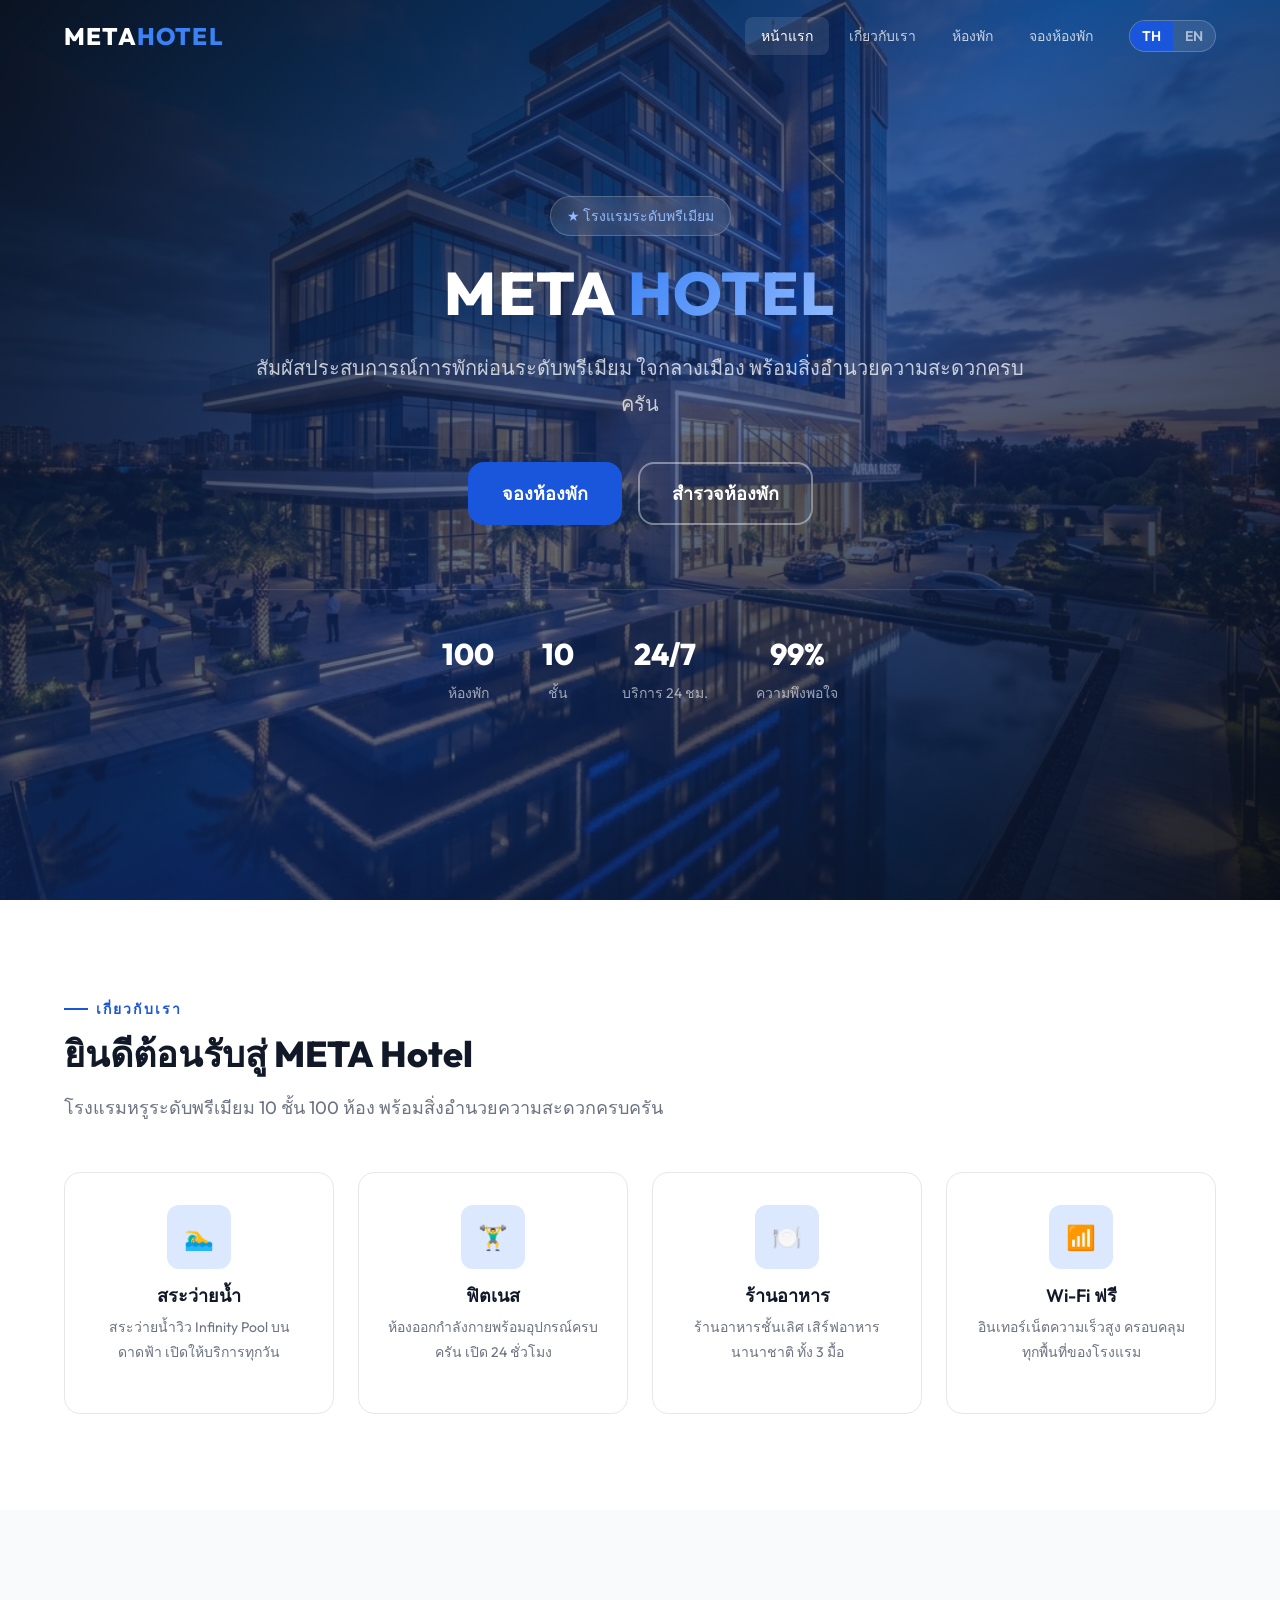
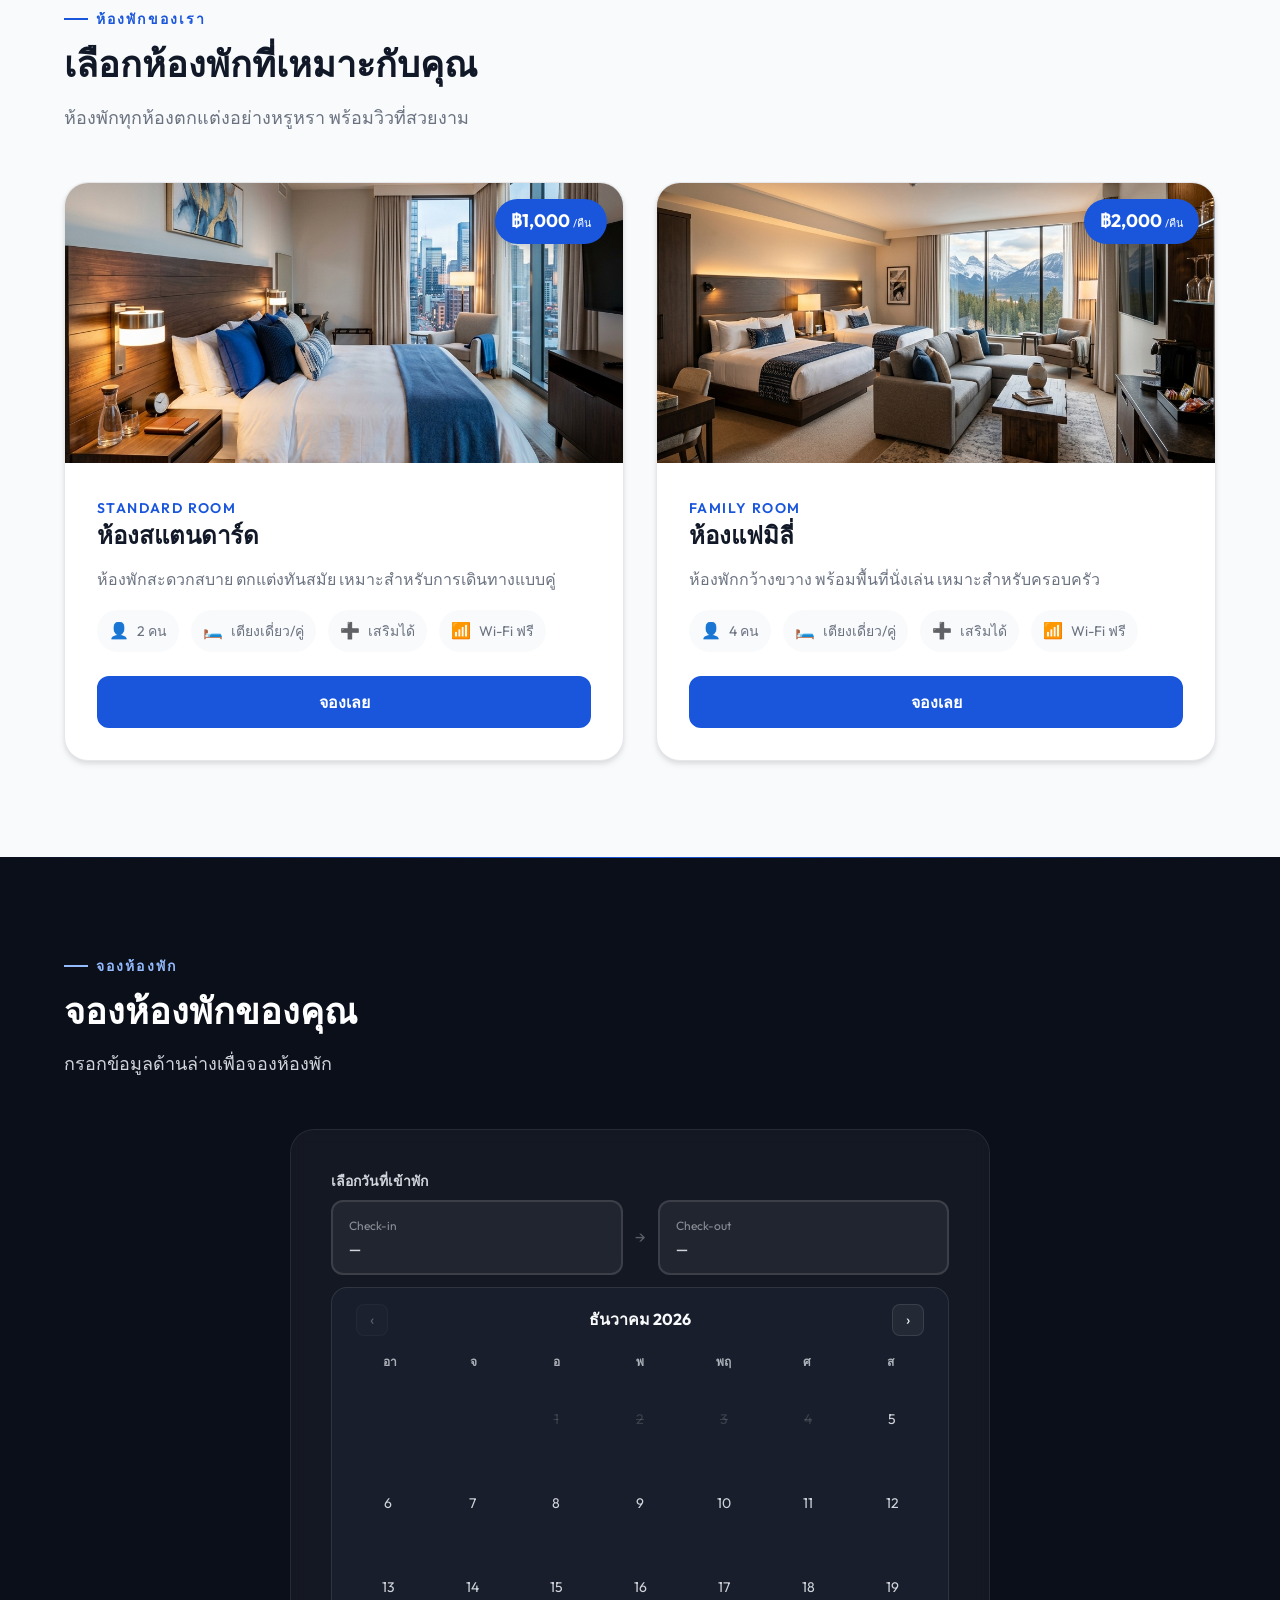
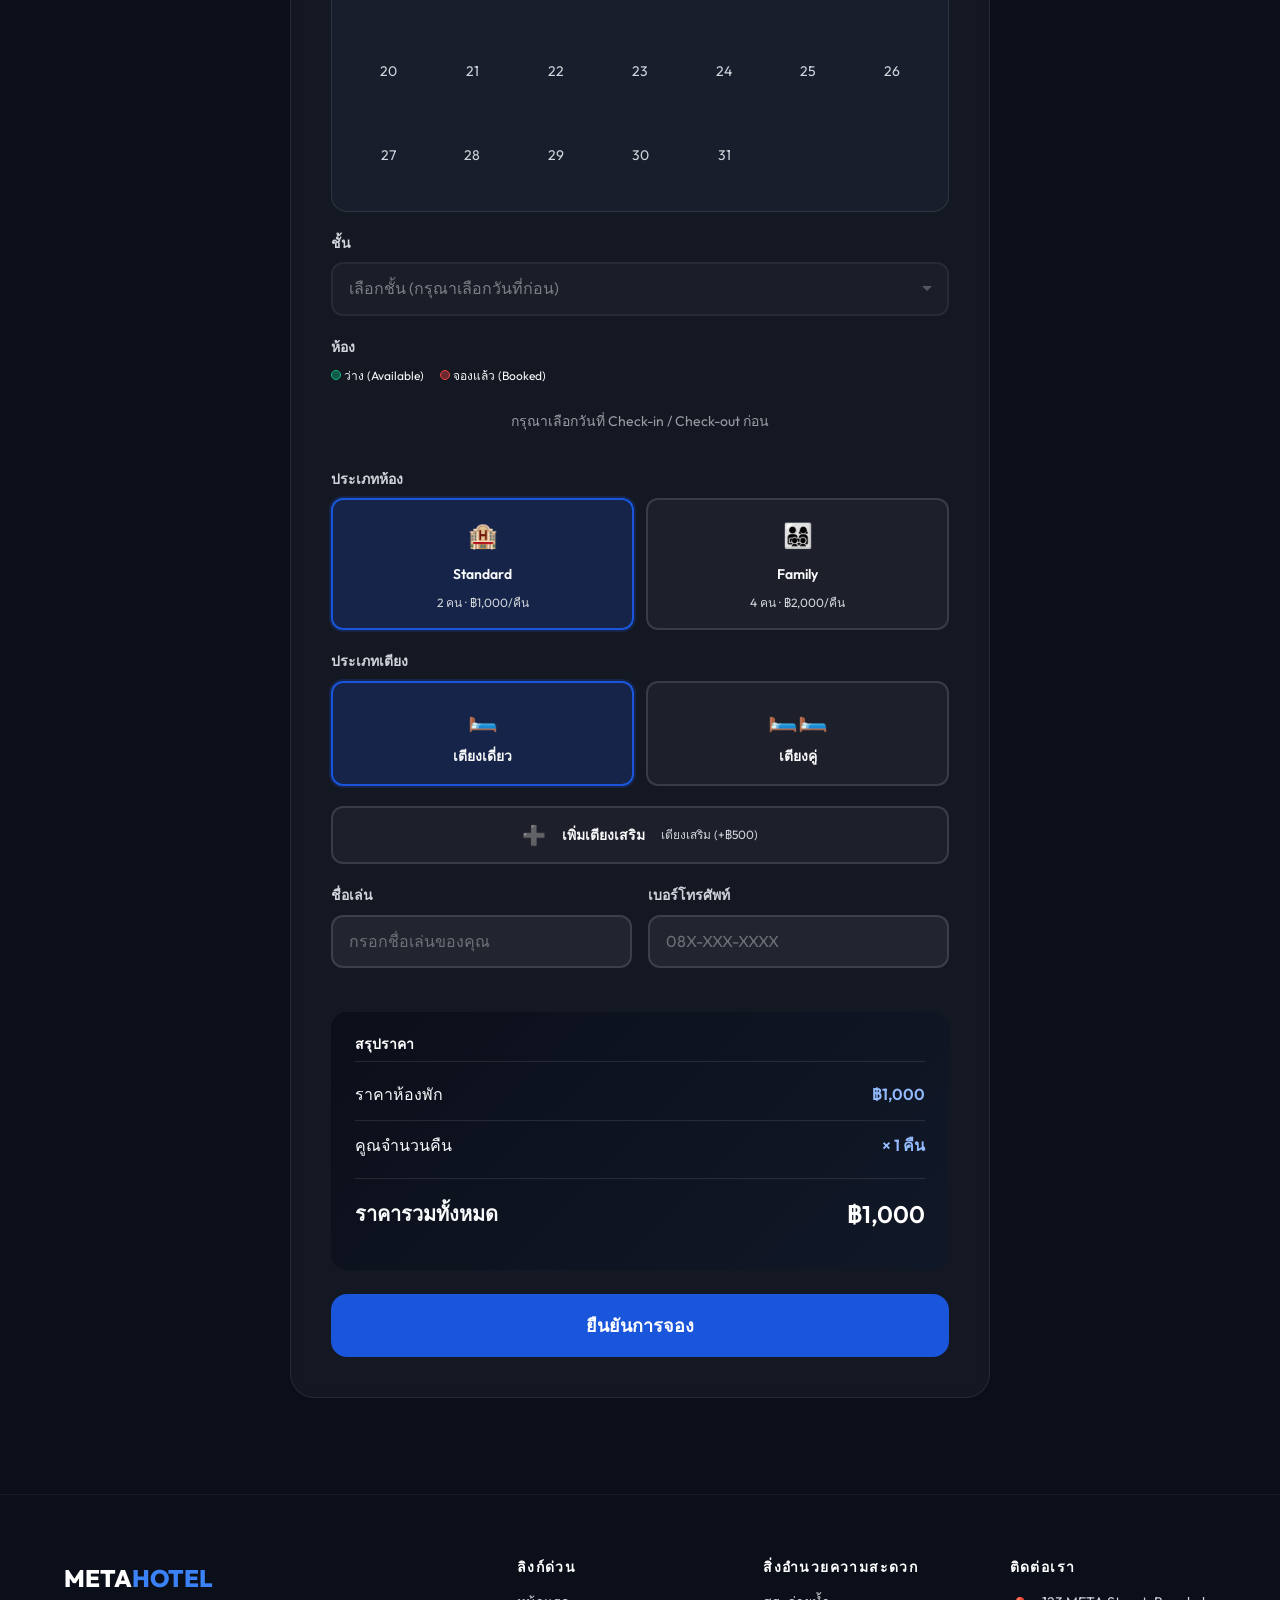
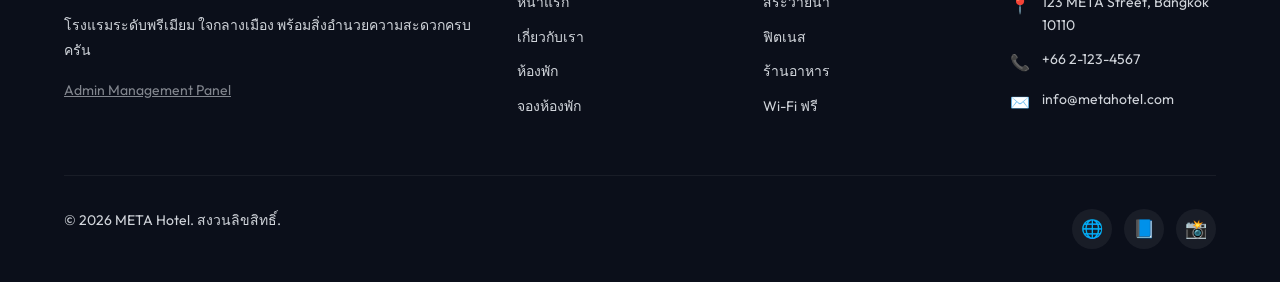
<file: index.html>
<!DOCTYPE html>
<html lang="th">
<head>
  <meta charset="UTF-8">
  <meta name="viewport" content="width=device-width, initial-scale=1.0">
  <title>META HOTEL — Premium Stay & Luxury Booking</title>
  <meta name="description" content="สัมผัสประสบการณ์การพักผ่อนระดับพรีเมียม ใจกลางเมือง พร้อมสิ่งอำนวยความสะดวกครบครัน กับ META Hotel">
  
  <!-- Google Fonts -->
  <link rel="preconnect" href="https://fonts.googleapis.com">
  <link rel="preconnect" href="https://fonts.gstatic.com" crossorigin>
  <link href="https://fonts.googleapis.com/css2?family=Inter:wght@300;400;500;600;700&family=Outfit:wght@400;500;600;700;800&display=swap" rel="stylesheet">
  
  <!-- CSS Files -->
  <link rel="stylesheet" href="css/variables.css">
  <link rel="stylesheet" href="css/base.css">
  <link rel="stylesheet" href="css/components.css">
  <link rel="stylesheet" href="css/layout.css">
  <link rel="stylesheet" href="css/animations.css">
</head>
<body>

  <!-- ─── Navbar ─── -->
  <nav class="navbar transparent">
    <div class="container">
      <a href="#home" class="navbar-brand">
        <div class="navbar-logo">META<span>HOTEL</span></div>
      </a>
      
      <div class="navbar-toggle">
        <span></span>
        <span></span>
        <span></span>
      </div>
      
      <div class="navbar-nav">
        <a href="#home" class="nav-link active" data-i18n="nav.home">หน้าแรก</a>
        <a href="#about" class="nav-link" data-i18n="nav.about">เกี่ยวกับเรา</a>
        <a href="#rooms" class="nav-link" data-i18n="nav.rooms">ห้องพัก</a>
        <a href="#booking" class="nav-link" data-i18n="nav.booking">จองห้องพัก</a>
        
        <!-- Language Switcher -->
        <div class="lang-switcher">
          <button class="lang-btn active" data-lang="th">TH</button>
          <button class="lang-btn" data-lang="en">EN</button>
        </div>
      </div>
    </div>
  </nav>

  <!-- ─── Hero Section ─── -->
  <header id="home" class="hero">
    <div class="hero-bg">
      <img src="assets/images/hero-bg.png" alt="META Hotel Exterior">
    </div>
    <div class="hero-overlay"></div>
    <div class="hero-content">
      <div class="hero-badge reveal-scale" data-i18n="hero.badge">★ โรงแรมระดับพรีเมียม</div>
      <h1 class="hero-title reveal">
        <span data-i18n="hero.title_1">META</span>
        <span class="highlight" data-i18n="hero.title_2">HOTEL</span>
      </h1>
      <p class="hero-subtitle reveal" data-i18n="hero.subtitle">สัมผัสประสบการณ์การพักผ่อนระดับพรีเมียม ใจกลางเมือง พร้อมสิ่งอำนวยความสะดวกครบครัน</p>
      
      <div class="hero-actions reveal">
        <a href="#booking" class="btn btn-primary btn-lg" data-i18n="hero.cta_book">จองห้องพัก</a>
        <a href="#rooms" class="btn btn-secondary btn-lg" style="color: white; border-color: rgba(255,255,255,0.4);" data-i18n="hero.cta_explore">สำรวจห้องพัก</a>
      </div>
      
      <div class="hero-stats reveal">
        <div class="hero-stat">
          <div class="hero-stat-value">100</div>
          <div class="hero-stat-label" data-i18n="hero.stat_rooms">ห้องพัก</div>
        </div>
        <div class="hero-stat">
          <div class="hero-stat-value">10</div>
          <div class="hero-stat-label" data-i18n="hero.stat_floors">ชั้น</div>
        </div>
        <div class="hero-stat">
          <div class="hero-stat-value">24/7</div>
          <div class="hero-stat-label" data-i18n="hero.stat_service">บริการ 24 ชม.</div>
        </div>
        <div class="hero-stat">
          <div class="hero-stat-value">99%</div>
          <div class="hero-stat-label" data-i18n="hero.stat_satisfaction">ความพึงพอใจ</div>
        </div>
      </div>
    </div>
  </header>

  <!-- ─── About Section ─── -->
  <section id="about" class="section about-section">
    <div class="container">
      <div class="section-header reveal">
        <span class="section-label" data-i18n="about.label">เกี่ยวกับเรา</span>
        <h2 class="section-title" data-i18n="about.title">ยินดีต้อนรับสู่ META Hotel</h2>
        <p class="section-subtitle" data-i18n="about.subtitle">โรงแรมหรูระดับพรีเมียม 10 ชั้น 100 ห้อง พร้อมสิ่งอำนวยความสะดวกครบครัน</p>
      </div>
      
      <div class="about-grid">
        <!-- Pool Feature -->
        <div class="feature-card reveal">
          <div class="feature-icon">🏊‍♂️</div>
          <h3 class="feature-title" data-i18n="about.feature_pool">สระว่ายน้ำ</h3>
          <p class="feature-text" data-i18n="about.feature_pool_desc">สระว่ายน้ำวิว Infinity Pool บนดาดฟ้า เปิดให้บริการทุกวัน</p>
        </div>
        <!-- Fitness Feature -->
        <div class="feature-card reveal">
          <div class="feature-icon">🏋️‍♂️</div>
          <h3 class="feature-title" data-i18n="about.feature_fitness">ฟิตเนส</h3>
          <p class="feature-text" data-i18n="about.feature_fitness_desc">ห้องออกกำลังกายพร้อมอุปกรณ์ครบครัน เปิด 24 ชั่วโมง</p>
        </div>
        <!-- Restaurant Feature -->
        <div class="feature-card reveal">
          <div class="feature-icon">🍽️</div>
          <h3 class="feature-title" data-i18n="about.feature_restaurant">ร้านอาหาร</h3>
          <p class="feature-text" data-i18n="about.feature_restaurant_desc">ร้านอาหารชั้นเลิศ เสิร์ฟอาหารนานาชาติ ทั้ง 3 มื้อ</p>
        </div>
        <!-- Wi-Fi Feature -->
        <div class="feature-card reveal">
          <div class="feature-icon">📶</div>
          <h3 class="feature-title" data-i18n="about.feature_wifi">Wi-Fi ฟรี</h3>
          <p class="feature-text" data-i18n="about.feature_wifi_desc">อินเทอร์เน็ตความเร็วสูง ครอบคลุมทุกพื้นที่ของโรงแรม</p>
        </div>
      </div>
    </div>
  </section>

  <!-- ─── Rooms Section ─── -->
  <section id="rooms" class="section rooms-section">
    <div class="container">
      <div class="section-header reveal">
        <span class="section-label" data-i18n="rooms.label">ห้องพักของเรา</span>
        <h2 class="section-title" data-i18n="rooms.title">เลือกห้องพักที่เหมาะกับคุณ</h2>
        <p class="section-subtitle" data-i18n="rooms.subtitle">ห้องพักทุกห้องตกแต่งอย่างหรูหรา พร้อมวิวที่สวยงาม</p>
      </div>
      
      <div class="rooms-grid">
        <!-- Standard Room Card -->
        <div class="room-card reveal-left">
          <div class="room-image-wrapper">
            <img src="assets/images/standard-room.png" alt="Standard Room">
            <span class="room-price-badge">฿1,000 <span style="font-size: 0.6em; font-weight: normal;" data-i18n="rooms.per_night">/คืน</span></span>
          </div>
          <div class="room-body">
            <span class="room-type" data-i18n="rooms.standard">Standard Room</span>
            <h3 class="room-name" data-i18n="rooms.standard_name">ห้องสแตนดาร์ด</h3>
            <p class="card-text" data-i18n="rooms.standard_desc">ห้องพักสะดวกสบาย ตกแต่งทันสมัย เหมาะสำหรับการเดินทางแบบคู่</p>
            
            <div class="room-features">
              <div class="room-feature">
                <span class="room-feature-icon">👤</span>
                <span>2 <span data-i18n="rooms.feature_guests">คน</span></span>
              </div>
              <div class="room-feature">
                <span class="room-feature-icon">🛏️</span>
                <span data-i18n="rooms.feature_bed">เตียงเดี่ยว/คู่</span>
              </div>
              <div class="room-feature">
                <span class="room-feature-icon">➕</span>
                <span data-i18n="rooms.feature_extra_bed">เสริมได้</span>
              </div>
              <div class="room-feature">
                <span class="room-feature-icon">📶</span>
                <span data-i18n="rooms.feature_wifi">Wi-Fi ฟรี</span>
              </div>
            </div>
            
            <a href="#booking" class="btn btn-primary" style="width: 100%;" onclick="document.querySelector('input[name=\'roomType\'][value=\'standard\']').click()" data-i18n="rooms.book_now">จองเลย</a>
          </div>
        </div>
        
        <!-- Family Room Card -->
        <div class="room-card reveal-right">
          <div class="room-image-wrapper">
            <img src="assets/images/family-room.png" alt="Family Room">
            <span class="room-price-badge">฿2,000 <span style="font-size: 0.6em; font-weight: normal;" data-i18n="rooms.per_night">/คืน</span></span>
          </div>
          <div class="room-body">
            <span class="room-type" data-i18n="rooms.family">Family Room</span>
            <h3 class="room-name" data-i18n="rooms.family_name">ห้องแฟมิลี่</h3>
            <p class="card-text" data-i18n="rooms.family_desc">ห้องพักกว้างขวาง พร้อมพื้นที่นั่งเล่น เหมาะสำหรับครอบครัว</p>
            
            <div class="room-features">
              <div class="room-feature">
                <span class="room-feature-icon">👤</span>
                <span>4 <span data-i18n="rooms.feature_guests">คน</span></span>
              </div>
              <div class="room-feature">
                <span class="room-feature-icon">🛏️</span>
                <span data-i18n="rooms.feature_bed">เตียงเดี่ยว/คู่</span>
              </div>
              <div class="room-feature">
                <span class="room-feature-icon">➕</span>
                <span data-i18n="rooms.feature_extra_bed">เสริมได้</span>
              </div>
              <div class="room-feature">
                <span class="room-feature-icon">📶</span>
                <span data-i18n="rooms.feature_wifi">Wi-Fi ฟรี</span>
              </div>
            </div>
            
            <a href="#booking" class="btn btn-primary" style="width: 100%;" onclick="document.querySelector('input[name=\'roomType\'][value=\'family\']').click()" data-i18n="rooms.book_now">จองเลย</a>
          </div>
        </div>
      </div>
    </div>
  </section>

  <!-- ─── Booking Section ─── -->
  <section id="booking" class="section booking-section">
    <div class="container">
      <div class="section-header reveal">
        <span class="section-label" data-i18n="booking.label">จองห้องพัก</span>
        <h2 class="section-title" data-i18n="booking.title">จองห้องพักของคุณ</h2>
        <p class="section-subtitle" data-i18n="booking.subtitle">กรอกข้อมูลด้านล่างเพื่อจองห้องพัก</p>
      </div>
      
      <div class="booking-form-wrapper reveal">
        <form id="bookingForm" novalidate>
          
          <div class="form-group">
            <label class="form-label" data-i18n="booking.select_dates">เลือกวันที่เข้าพัก</label>

            <!-- Display readouts -->
            <div style="display: flex; gap: var(--space-3); margin-bottom: var(--space-3);">
              <div id="checkinDisplay" class="calendar-display-value" style="flex:1; padding: var(--space-3) var(--space-4); border-radius: var(--radius-lg); border: 2px solid rgba(255,255,255,0.12); background: rgba(255,255,255,0.06); color: var(--text-light-secondary); font-size: var(--text-sm); cursor: default;">
                <span style="opacity:0.6; font-size: var(--text-xs);" data-i18n="booking.checkin">Check-in</span>
                <div id="checkinText" style="margin-top:2px; font-weight: 600;">—</div>
              </div>
              <div style="display:flex; align-items:center; color: rgba(255,255,255,0.3);">→</div>
              <div id="checkoutDisplay" class="calendar-display-value" style="flex:1; padding: var(--space-3) var(--space-4); border-radius: var(--radius-lg); border: 2px solid rgba(255,255,255,0.12); background: rgba(255,255,255,0.06); color: var(--text-light-secondary); font-size: var(--text-sm); cursor: default;">
                <span style="opacity:0.6; font-size: var(--text-xs);" data-i18n="booking.checkout">Check-out</span>
                <div id="checkoutText" style="margin-top:2px; font-weight: 600;">—</div>
              </div>
            </div>

            <!-- Hidden inputs for form data -->
            <input type="hidden" id="checkin" name="checkin" value="">
            <input type="hidden" id="checkout" name="checkout" value="">

            <!-- Inline Calendar -->
            <div class="calendar-picker-container" id="calendarPicker">
              <div class="calendar-picker-header">
                <button type="button" class="cal-nav-btn" id="calPrev">‹</button>
                <span class="cal-month-year" id="calMonthYear"></span>
                <button type="button" class="cal-nav-btn" id="calNext">›</button>
              </div>
              <div class="calendar-weekdays" id="calWeekdays"></div>
              <div class="calendar-days-grid" id="calDaysGrid"></div>
            </div>
            <span class="form-error" id="dateError"></span>
          </div>


          <!-- Floor Select & Room Grid Map (ปลดล็อคเมื่อเลือกวันแล้ว) -->
          <div class="form-group">
            <label for="floor" class="form-label" data-i18n="booking.floor">ชั้น</label>
            <select id="floor" name="floor" class="form-select" disabled>
              <option value="" disabled selected data-i18n="booking.select_floor">เลือกชั้น (กรุณาเลือกวันที่ก่อน)</option>
            </select>
            <span class="form-error"></span>
          </div>

          <div class="form-group" style="margin-top: var(--space-4);">
            <label class="form-label" data-i18n="booking.room">ห้อง</label>
            <div class="room-legend" style="display: flex; gap: var(--space-4); margin-bottom: var(--space-2); border: none; padding: 0;">
              <div class="legend-item" style="font-size: var(--text-xs);">
                <div class="legend-dot available" style="background: rgba(16, 185, 129, 0.4); border: 1px solid var(--success); width: 10px; height: 10px; border-radius: var(--radius-sm); display: inline-block;"></div>
                <span>ว่าง (Available)</span>
              </div>
              <div class="legend-item" style="font-size: var(--text-xs);">
                <div class="legend-dot occupied" style="background: rgba(239, 68, 68, 0.4); border: 1px solid var(--error); width: 10px; height: 10px; border-radius: var(--radius-sm); display: inline-block;"></div>
                <span>จองแล้ว (Booked)</span>
              </div>
            </div>
            <div id="bookingRoomGrid" class="booking-room-grid">
              <!-- Dynamic room blocks will be rendered here -->
            </div>
            <!-- Keep hidden input for room selection to work with form validation -->
            <input type="hidden" id="room" name="room" value="">
            <span class="form-error" id="room-error" style="display: none;"></span>
          </div>

          <!-- Room Type Selection -->
          <div class="form-group">
            <label class="form-label" data-i18n="booking.room_type">ประเภทห้อง</label>
            <div class="option-group">
              <div class="option-card">
                <input type="radio" id="typeStandard" name="roomType" value="standard" checked>
                <label for="typeStandard" class="option-label">
                  <span class="option-emoji">🏨</span>
                  <span class="option-title" data-i18n="booking.standard">Standard</span>
                  <span class="option-desc" data-i18n="booking.standard_desc">2 คน · ฿1,000/คืน</span>
                </label>
              </div>
              <div class="option-card">
                <input type="radio" id="typeFamily" name="roomType" value="family">
                <label for="typeFamily" class="option-label">
                  <span class="option-emoji">👨‍👩‍👧‍👦</span>
                  <span class="option-title" data-i18n="booking.family">Family</span>
                  <span class="option-desc" data-i18n="booking.family_desc">4 คน · ฿2,000/คืน</span>
                </label>
              </div>
            </div>
          </div>
          
          <!-- Bed Type Selection -->
          <div class="form-group">
            <label class="form-label" data-i18n="booking.bed_type">ประเภทเตียง</label>
            <div class="option-group">
              <div class="option-card">
                <input type="radio" id="bedSingle" name="bedType" value="single" checked>
                <label for="bedSingle" class="option-label">
                  <span class="option-emoji">🛏️</span>
                  <span class="option-title" data-i18n="booking.single_bed">เตียงเดี่ยว</span>
                </label>
              </div>
              <div class="option-card">
                <input type="radio" id="bedDouble" name="bedType" value="double">
                <label for="bedDouble" class="option-label">
                  <span class="option-emoji">🛏️🛏️</span>
                  <span class="option-title" data-i18n="booking.double_bed">เตียงคู่</span>
                </label>
              </div>
            </div>
          </div>
          
          <!-- Extra Bed Checkbox -->
          <div class="form-group">
            <div class="option-card" style="min-width: 100%;">
              <input type="checkbox" id="extraBed" name="extraBed">
              <label for="extraBed" class="option-label" style="flex-direction: row; justify-content: center; gap: var(--space-4); padding: var(--space-3);">
                <span class="option-emoji" style="font-size: 1.2rem;">➕</span>
                <span class="option-title" data-i18n="booking.extra_bed_label">เพิ่มเตียงเสริม</span>
                <span class="option-desc" data-i18n="booking.extra_bed">เตียงเสริม (+฿500)</span>
              </label>
            </div>
          </div>
          <div class="form-row">
            <div class="form-group">
              <label for="nickname" class="form-label" data-i18n="booking.nickname">ชื่อเล่น</label>
              <input type="text" id="nickname" name="nickname" class="form-input" data-i18n-placeholder="booking.nickname_placeholder" placeholder="กรอกชื่อเล่นของคุณ">
              <span class="form-error"></span>
            </div>
            <div class="form-group">
              <label for="phone" class="form-label" data-i18n="booking.phone">เบอร์โทรศัพท์</label>
              <input type="tel" id="phone" name="phone" class="form-input" data-i18n-placeholder="booking.phone_placeholder" placeholder="08X-XXX-XXXX">
              <span class="form-error"></span>
            </div>
          </div>

          <!-- Price Summary Box -->
          <div class="price-summary">
            <h4 class="form-label" style="color: white; border-bottom: 1px solid rgba(255,255,255,0.1); padding-bottom: var(--space-2); margin-bottom: var(--space-2);" data-i18n="booking.summary">สรุปราคา</h4>
            <div class="price-row">
              <span data-i18n="booking.room_price">ราคาห้องพัก</span>
              <span class="price-amount" id="summaryRoomPrice">฿0</span>
            </div>
            <div class="price-row" id="extraBedRow" style="display: none;">
              <span data-i18n="booking.extra_bed_price">เตียงเสริม</span>
              <span class="price-amount" id="summaryExtraBed">฿0</span>
            </div>
            <div class="price-row">
              <span>คูณจำนวนคืน</span>
              <span class="price-amount" id="summaryNights">× 1 คืน</span>
            </div>
            <div class="price-row price-total">
              <span data-i18n="booking.total">ราคารวมทั้งหมด</span>
              <span class="price-amount" id="summaryTotal">฿0</span>
            </div>
          </div>

          <button type="submit" id="bookingSubmit" class="btn btn-primary btn-lg" style="width: 100%; margin-top: var(--space-6);" data-i18n="booking.submit">ยืนยันการจอง</button>
        </form>
      </div>
    </div>
  </section>

  <!-- ─── Footer ─── -->
  <footer class="footer">
    <div class="container">
      <div class="footer-grid">
        <div>
          <div class="footer-brand">META<span>HOTEL</span></div>
          <p class="footer-desc" data-i18n="footer.desc">โรงแรมระดับพรีเมียม ใจกลางเมือง พร้อมสิ่งอำนวยความสะดวกครบครัน</p>
          <div style="font-size: 0.85rem; opacity: 0.6; margin-top: 10px;">
            <a href="admin.html" class="footer-link" style="text-decoration: underline;">Admin Management Panel</a>
          </div>
        </div>
        <div>
          <h4 class="footer-heading" data-i18n="footer.quick_links">ลิงก์ด่วน</h4>
          <div class="footer-links">
            <a href="#home" class="footer-link" data-i18n="nav.home">หน้าแรก</a>
            <a href="#about" class="footer-link" data-i18n="nav.about">เกี่ยวกับเรา</a>
            <a href="#rooms" class="footer-link" data-i18n="nav.rooms">ห้องพัก</a>
            <a href="#booking" class="footer-link" data-i18n="nav.booking">จองห้องพัก</a>
          </div>
        </div>
        <div>
          <h4 class="footer-heading" data-i18n="footer.facilities">สิ่งอำนวยความสะดวก</h4>
          <div class="footer-links">
            <a href="#about" class="footer-link" data-i18n="about.feature_pool">สระว่ายน้ำ</a>
            <a href="#about" class="footer-link" data-i18n="about.feature_fitness">ฟิตเนส</a>
            <a href="#about" class="footer-link" data-i18n="about.feature_restaurant">ร้านอาหาร</a>
            <a href="#about" class="footer-link" data-i18n="about.feature_wifi">Wi-Fi ฟรี</a>
          </div>
        </div>
        <div>
          <h4 class="footer-heading" data-i18n="footer.contact">ติดต่อเรา</h4>
          <div class="footer-contact-item">
            <span class="footer-contact-icon">📍</span>
            <span>123 META Street, Bangkok 10110</span>
          </div>
          <div class="footer-contact-item">
            <span class="footer-contact-icon">📞</span>
            <span>+66 2-123-4567</span>
          </div>
          <div class="footer-contact-item">
            <span class="footer-contact-icon">✉️</span>
            <span>info@metahotel.com</span>
          </div>
        </div>
      </div>
      
      <div class="footer-bottom">
        <p data-i18n="footer.copyright">© 2026 META Hotel. สงวนลิขสิทธิ์.</p>
        <div class="footer-social">
          <a href="#">🌐</a>
          <a href="#">📘</a>
          <a href="#">📸</a>
        </div>
      </div>
    </div>
  </footer>

  <!-- JS Scripts -->
  <script src="js/config.js"></script>
  <script src="js/i18n.js"></script>
  <script src="js/api.js"></script>
  <script src="js/booking.js"></script>
  <script src="js/ui.js"></script>
  <script src="js/app.js"></script>
</body>
</html>
</file>
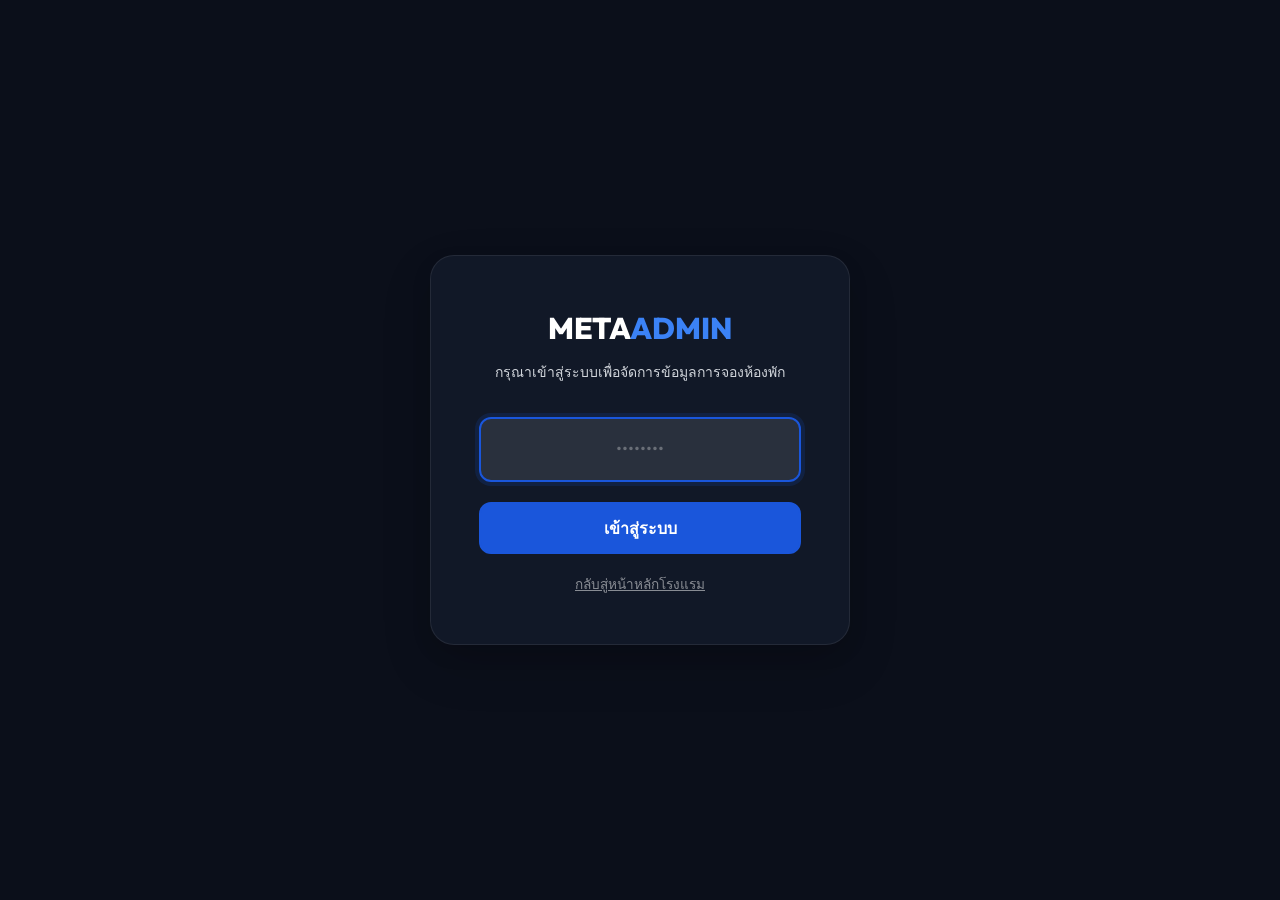
<file: admin.html>
<!DOCTYPE html>
<html lang="th">
<head>
  <meta charset="UTF-8">
  <meta name="viewport" content="width=device-width, initial-scale=1.0">
  <title>META HOTEL — Admin Management Panel</title>
  
  <!-- Google Fonts -->
  <link rel="preconnect" href="https://fonts.googleapis.com">
  <link rel="preconnect" href="https://fonts.gstatic.com" crossorigin>
  <link href="https://fonts.googleapis.com/css2?family=Inter:wght@300;400;500;600;700&family=Outfit:wght@400;500;600;700;800&display=swap" rel="stylesheet">
  
  <!-- CSS Files -->
  <link rel="stylesheet" href="css/variables.css">
  <link rel="stylesheet" href="css/base.css">
  <link rel="stylesheet" href="css/components.css">
  <link rel="stylesheet" href="css/animations.css">
  <link rel="stylesheet" href="css/admin.css">
</head>
<body>

  <div class="admin-wrapper">
    
    <!-- ─── Login Page Section ─── -->
    <div id="loginPage" class="login-page" style="display: flex;">
      <div class="login-card">
        <div class="login-logo">META<span>ADMIN</span></div>
        <p class="login-subtitle">กรุณาเข้าสู่ระบบเพื่อจัดการข้อมูลการจองห้องพัก</p>
        
        <div class="login-form">
          <div class="form-group">
            <input type="password" id="adminPassword" class="form-input" placeholder="••••••••" autofocus>
            <p id="loginError" class="login-error">รหัสผ่านไม่ถูกต้อง กรุณาลองใหม่อีกครั้ง</p>
          </div>
          <button id="loginBtn" class="btn btn-primary" style="width: 100%; padding: var(--space-3);">เข้าสู่ระบบ</button>
        </div>
        
        <div style="margin-top: 20px; font-size: 0.85rem; opacity: 0.5;">
          <a href="index.html" style="color: white; text-decoration: underline;">กลับสู่หน้าหลักโรงแรม</a>
        </div>
      </div>
    </div>

    <!-- ─── Dashboard Section ─── -->
    <div id="dashboardPage" class="dashboard-page" style="display: none;">
      
      <!-- Admin Header -->
      <header class="admin-header">
        <div class="admin-header-left" style="display: flex; align-items: center;">
          <div class="admin-brand">META<span>HOTEL</span></div>
          <span class="admin-title">ระบบจัดการหลังบ้าน (Admin Dashboard)</span>
        </div>
        <div class="admin-header-right">
          <button id="refreshBtn" class="admin-refresh-btn">
            <span>🔄</span> รีเฟรชข้อมูล
          </button>
          <button id="logoutBtn" class="admin-logout-btn">ออกจากระบบ</button>
        </div>
      </header>

      <!-- Main Dashboard Content -->
      <main class="admin-content">
        
        <!-- Loading Screen -->
        <div id="adminLoading" class="admin-loading" style="display: none;">
          <div class="spinner"></div>
        </div>

        <div id="adminContent">
          
          <!-- Statistics Cards Grid -->
          <div class="stats-grid">
            <div class="stat-card">
              <div class="stat-header">
                <span class="stat-label">ยอดจองทั้งหมด</span>
                <span class="stat-icon bookings">📋</span>
              </div>
              <div id="statTotalBookings" class="stat-value">0</div>
              <div style="font-size: 0.8rem; color: rgba(255,255,255,0.4);">รายการจองในระบบ</div>
            </div>
            
            <div class="stat-card">
              <div class="stat-header">
                <span class="stat-label">ห้องว่างพร้อมบริการ</span>
                <span class="stat-icon rooms">🔑</span>
              </div>
              <div id="statAvailableRooms" class="stat-value">100</div>
              <div style="font-size: 0.8rem; color: rgba(255,255,255,0.4);">จากทั้งหมด 100 ห้อง (10 ชั้น)</div>
            </div>
            
            <div class="stat-card">
              <div class="stat-header">
                <span class="stat-label">รายได้รวมที่คาดการณ์</span>
                <span class="stat-icon revenue">💰</span>
              </div>
              <div id="statRevenue" class="stat-value">฿0</div>
              <div style="font-size: 0.8rem; color: rgba(255,255,255,0.4);">รวมราคาจองทุกรายการ</div>
            </div>
            
            <div class="stat-card">
              <div class="stat-header">
                <span class="stat-label">รายการจองวันนี้</span>
                <span class="stat-icon today">📅</span>
              </div>
              <div id="statTodayBookings" class="stat-value">0</div>
              <div style="font-size: 0.8rem; color: rgba(255,255,255,0.4);">ทำรายการใหม่ในวันนี้</div>
            </div>
          </div>

          <!-- Floor & Room Occupancy Grid Map -->
          <div class="admin-panel">
            <div class="panel-header" style="flex-wrap: wrap;">
              <h3 class="panel-title"><span>📊</span> แผนผังสถานะห้องพักในโรงแรม (Room Occupancy Floor Map)</h3>
              <div style="display: flex; align-items: center; gap: var(--space-3); flex-wrap: wrap;">
                <label for="mapDatePicker" style="font-size: 0.85rem; color: rgba(255,255,255,0.6);">ดูสถานะวันที่:</label>
                <input type="date" id="mapDatePicker" class="filter-input" style="width: auto; min-width: 160px; color-scheme: dark;">
                <div class="room-legend">
                  <div class="legend-item">
                    <div class="legend-dot available"></div>
                    <span>ว่าง (Available)</span>
                  </div>
                  <div class="legend-item">
                    <div class="legend-dot occupied"></div>
                    <span>จองแล้ว (Booked)</span>
                  </div>
                  <div class="legend-item">
                    <div class="legend-dot checkout" style="background: rgba(245, 158, 11, 0.4); border: 1px solid var(--warning);"></div>
                    <span>เช็คเอาท์วันนี้ (Check-out)</span>
                  </div>
                </div>
              </div>
            </div>
            <div class="panel-body">
              <div id="roomGridContainer" class="room-grid-wrapper">
                <!-- Javascript will render floor rows here dynamically -->
              </div>
            </div>
          </div>

          <!-- Booking Table List Panel -->
          <div class="admin-panel">
            <div class="panel-header">
              <h3 class="panel-title"><span>📋</span> ประวัติการจองและคำขอพักอาศัย</h3>
              <div class="panel-actions">
                <div class="filter-bar">
                  <input type="text" id="bookingSearch" class="filter-input" placeholder="ค้นหา ชื่อเล่น, เบอร์โทร, ห้อง...">
                </div>
                <button id="exportBtn" class="export-btn">
                  <span>📥</span> Export CSV
                </button>
              </div>
            </div>
            
            <div class="panel-body" style="padding: 0;">
              <!-- Empty State -->
              <div id="bookingEmpty" class="empty-state" style="display: none;">
                <div class="empty-icon">📭</div>
                <div class="empty-text">ไม่พบรายการข้อมูลการจองห้องพัก</div>
                <div class="empty-subtext">หากมีการจองเข้ามาใหม่ ข้อมูลจะแสดงขึ้นตรงนี้โดยอัตโนมัติ</div>
              </div>

              <!-- Data Table -->
              <div class="table-wrapper">
                <table class="data-table">
                  <thead>
                    <tr>
                      <th style="width: 50px;">ลำดับ</th>
                      <th>ชื่อเล่น</th>
                      <th>เบอร์โทรศัพท์</th>
                      <th>ห้องพัก (ชั้น-ห้อง)</th>
                      <th>ประเภทเตียง / เสริม</th>
                      <th>Check-in</th>
                      <th>Check-out</th>
                      <th>ราคารวม</th>
                      <th>วันที่จอง</th>
                    </tr>
                  </thead>
                  <tbody id="bookingTableBody">
                    <!-- Dynamic bookings rows here -->
                  </tbody>
                </table>
              </div>
            </div>
          </div>

        </div>
      </main>
    </div>

  </div>

  <!-- JS Scripts -->
  <script src="js/config.js"></script>
  <script src="js/api.js"></script>
  <script src="js/admin.js"></script>
</body>
</html>
</file>
<file: css/variables.css>
/* ============================================
   META HOTEL — CSS Variables (Design Tokens)
   
   🎨 ศูนย์กลางของ Design System ทั้งหมด
   ต้องการเปลี่ยนสี/ขนาด/ฟอนต์? → แก้ที่นี่ที่เดียว
   ============================================ */

:root {
  /* ─── Colors: น้ำเงิน + ขาว + ดำ ─── */
  --primary: #1a56db;
  --primary-hover: #1545b5;
  --primary-dark: #0f3a8a;
  --primary-light: #dbe8fe;
  --primary-lighter: #eff4ff;
  --primary-rgb: 26, 86, 219;

  --accent: #3b82f6;
  --accent-light: #93bbfd;

  /* Backgrounds */
  --bg-dark: #0b0f1a;
  --bg-dark-secondary: #111827;
  --bg-dark-card: rgba(17, 24, 39, 0.8);
  --bg-light: #ffffff;
  --bg-light-secondary: #f8fafc;
  --bg-light-card: rgba(255, 255, 255, 0.9);

  /* Text */
  --text-dark: #111827;
  --text-dark-secondary: #374151;
  --text-muted: #6b7280;
  --text-light: #f9fafb;
  --text-light-secondary: #d1d5db;

  /* Borders */
  --border-light: #e5e7eb;
  --border-dark: rgba(255, 255, 255, 0.1);

  /* Status */
  --success: #10b981;
  --success-light: #d1fae5;
  --warning: #f59e0b;
  --warning-light: #fef3c7;
  --error: #ef4444;
  --error-light: #fee2e2;
  --info: #3b82f6;
  --info-light: #dbeafe;

  /* ─── Typography ─── */
  --font-heading: 'Outfit', sans-serif;
  --font-body: 'Noto Sans Thai', 'Outfit', sans-serif;
  --font-mono: 'JetBrains Mono', monospace;

  --text-xs: 0.75rem;    /* 12px */
  --text-sm: 0.875rem;   /* 14px */
  --text-base: 1rem;     /* 16px */
  --text-lg: 1.125rem;   /* 18px */
  --text-xl: 1.25rem;    /* 20px */
  --text-2xl: 1.5rem;    /* 24px */
  --text-3xl: 1.875rem;  /* 30px */
  --text-4xl: 2.25rem;   /* 36px */
  --text-5xl: 3rem;      /* 48px */
  --text-6xl: 3.75rem;   /* 60px */

  --leading-tight: 1.2;
  --leading-normal: 1.6;
  --leading-relaxed: 1.8;

  --weight-normal: 400;
  --weight-medium: 500;
  --weight-semibold: 600;
  --weight-bold: 700;
  --weight-extrabold: 800;

  /* ─── Spacing ─── */
  --space-1: 0.25rem;   /* 4px */
  --space-2: 0.5rem;    /* 8px */
  --space-3: 0.75rem;   /* 12px */
  --space-4: 1rem;      /* 16px */
  --space-5: 1.25rem;   /* 20px */
  --space-6: 1.5rem;    /* 24px */
  --space-8: 2rem;      /* 32px */
  --space-10: 2.5rem;   /* 40px */
  --space-12: 3rem;     /* 48px */
  --space-16: 4rem;     /* 64px */
  --space-20: 5rem;     /* 80px */
  --space-24: 6rem;     /* 96px */

  /* ─── Border Radius ─── */
  --radius-sm: 0.375rem;  /* 6px */
  --radius-md: 0.5rem;    /* 8px */
  --radius-lg: 0.75rem;   /* 12px */
  --radius-xl: 1rem;      /* 16px */
  --radius-2xl: 1.5rem;   /* 24px */
  --radius-full: 9999px;

  /* ─── Shadows ─── */
  --shadow-sm: 0 1px 3px rgba(0, 0, 0, 0.08), 0 1px 2px rgba(0, 0, 0, 0.06);
  --shadow-md: 0 4px 6px rgba(0, 0, 0, 0.07), 0 2px 4px rgba(0, 0, 0, 0.06);
  --shadow-lg: 0 10px 25px rgba(0, 0, 0, 0.1), 0 4px 10px rgba(0, 0, 0, 0.05);
  --shadow-xl: 0 20px 50px rgba(0, 0, 0, 0.15), 0 8px 20px rgba(0, 0, 0, 0.1);
  --shadow-glow: 0 0 20px rgba(var(--primary-rgb), 0.3);
  --shadow-glow-lg: 0 0 40px rgba(var(--primary-rgb), 0.4);

  /* ─── Glassmorphism ─── */
  --glass-bg: rgba(255, 255, 255, 0.08);
  --glass-border: rgba(255, 255, 255, 0.15);
  --glass-blur: 16px;

  /* ─── Transitions ─── */
  --transition-fast: 150ms ease;
  --transition-normal: 300ms ease;
  --transition-slow: 500ms ease;
  --transition-spring: 500ms cubic-bezier(0.34, 1.56, 0.64, 1);

  /* ─── Z-Index Scale ─── */
  --z-dropdown: 100;
  --z-sticky: 200;
  --z-navbar: 1000;
  --z-modal-backdrop: 1500;
  --z-modal: 2000;
  --z-toast: 3000;
  --z-tooltip: 4000;

  /* ─── Layout ─── */
  --container-max: 1200px;
  --container-sm: 640px;
  --container-md: 768px;
  --container-lg: 1024px;
  --navbar-height: 72px;
}
</file>
<file: css/base.css>
/* ============================================
   META HOTEL — Base Styles
   
   Reset, Typography, Global defaults
   ============================================ */

/* ─── Reset ─── */
*,
*::before,
*::after {
  margin: 0;
  padding: 0;
  box-sizing: border-box;
}

html {
  scroll-behavior: smooth;
  font-size: 16px;
  -webkit-text-size-adjust: 100%;
}

body {
  font-family: var(--font-body);
  font-size: var(--text-base);
  line-height: var(--leading-normal);
  color: var(--text-dark);
  background-color: var(--bg-light);
  overflow-x: hidden;
  -webkit-font-smoothing: antialiased;
  -moz-osx-font-smoothing: grayscale;
}

/* ─── Typography ─── */
h1, h2, h3, h4, h5, h6 {
  font-family: var(--font-heading);
  font-weight: var(--weight-bold);
  line-height: var(--leading-tight);
  color: var(--text-dark);
}

h1 { font-size: var(--text-5xl); }
h2 { font-size: var(--text-4xl); }
h3 { font-size: var(--text-2xl); }
h4 { font-size: var(--text-xl); }
h5 { font-size: var(--text-lg); }
h6 { font-size: var(--text-base); }

p {
  margin-bottom: var(--space-4);
  line-height: var(--leading-relaxed);
}

a {
  color: var(--primary);
  text-decoration: none;
  transition: color var(--transition-fast);
}

a:hover {
  color: var(--primary-hover);
}

img {
  max-width: 100%;
  height: auto;
  display: block;
}

ul, ol {
  list-style: none;
}

input, select, textarea, button {
  font-family: inherit;
  font-size: inherit;
  line-height: inherit;
  outline: none;
  border: none;
  background: none;
}

button {
  cursor: pointer;
}

/* ─── Utility: Container ─── */
.container {
  width: 100%;
  max-width: var(--container-max);
  margin: 0 auto;
  padding: 0 var(--space-6);
}

/* ─── Utility: Section ─── */
.section {
  padding: var(--space-24) 0;
}

/* ─── Utility: Section Headings ─── */
.section-label {
  display: inline-block;
  font-size: var(--text-sm);
  font-weight: var(--weight-semibold);
  color: var(--primary);
  text-transform: uppercase;
  letter-spacing: 0.15em;
  margin-bottom: var(--space-3);
  position: relative;
  padding-left: var(--space-8);
}

.section-label::before {
  content: '';
  position: absolute;
  left: 0;
  top: 50%;
  transform: translateY(-50%);
  width: 24px;
  height: 2px;
  background: var(--primary);
}

.section-title {
  font-size: var(--text-4xl);
  font-weight: var(--weight-extrabold);
  margin-bottom: var(--space-4);
}

.section-subtitle {
  font-size: var(--text-lg);
  color: var(--text-muted);
  max-width: 600px;
}

/* ─── Utility: Text alignment ─── */
.text-center { text-align: center; }
.text-center .section-subtitle {
  margin-left: auto;
  margin-right: auto;
}

/* ─── Selection Color ─── */
::selection {
  background: var(--primary);
  color: white;
}

/* ─── Scrollbar ─── */
::-webkit-scrollbar {
  width: 8px;
}
::-webkit-scrollbar-track {
  background: var(--bg-dark);
}
::-webkit-scrollbar-thumb {
  background: var(--primary);
  border-radius: var(--radius-full);
}
::-webkit-scrollbar-thumb:hover {
  background: var(--primary-hover);
}

/* ─── Responsive Typography ─── */
@media (max-width: 768px) {
  h1 { font-size: var(--text-3xl); }
  h2 { font-size: var(--text-2xl); }
  h3 { font-size: var(--text-xl); }

  .section {
    padding: var(--space-16) 0;
  }

  .section-title {
    font-size: var(--text-2xl);
  }

  .container {
    padding: 0 var(--space-4);
  }
}
</file>
<file: css/components.css>
/* ============================================
   META HOTEL — Reusable Components
   
   ปุ่ม, การ์ด, ฟอร์ม, Modal, Toast
   ============================================ */

/* ─── Buttons ─── */
.btn {
  display: inline-flex;
  align-items: center;
  justify-content: center;
  gap: var(--space-2);
  padding: var(--space-3) var(--space-6);
  font-family: var(--font-heading);
  font-size: var(--text-base);
  font-weight: var(--weight-semibold);
  border-radius: var(--radius-lg);
  transition: all var(--transition-normal);
  cursor: pointer;
  border: 2px solid transparent;
  text-decoration: none;
  line-height: 1.5;
  white-space: nowrap;
}

.btn-primary {
  background: var(--primary);
  color: white;
  border-color: var(--primary);
}

.btn-primary:hover {
  background: var(--primary-hover);
  border-color: var(--primary-hover);
  transform: translateY(-2px);
  box-shadow: var(--shadow-lg), var(--shadow-glow);
}

.btn-primary:active {
  transform: translateY(0);
}

.btn-secondary {
  background: transparent;
  color: var(--primary);
  border-color: var(--primary);
}

.btn-secondary:hover {
  background: var(--primary);
  color: white;
  transform: translateY(-2px);
  box-shadow: var(--shadow-lg);
}

.btn-white {
  background: white;
  color: var(--primary);
  border-color: white;
}

.btn-white:hover {
  background: var(--primary-light);
  border-color: var(--primary-light);
  transform: translateY(-2px);
  box-shadow: var(--shadow-lg);
}

.btn-lg {
  padding: var(--space-4) var(--space-8);
  font-size: var(--text-lg);
  border-radius: var(--radius-xl);
}

.btn-sm {
  padding: var(--space-2) var(--space-4);
  font-size: var(--text-sm);
}

.btn-icon {
  width: 44px;
  height: 44px;
  padding: 0;
  border-radius: var(--radius-full);
  font-size: var(--text-xl);
}

.btn:disabled {
  opacity: 0.5;
  cursor: not-allowed;
  transform: none !important;
}

.btn .btn-spinner {
  width: 18px;
  height: 18px;
  border: 2px solid rgba(255,255,255,0.3);
  border-top-color: white;
  border-radius: 50%;
  animation: spin 0.8s linear infinite;
}

/* ─── Cards ─── */
.card {
  background: var(--bg-light);
  border-radius: var(--radius-xl);
  overflow: hidden;
  box-shadow: var(--shadow-md);
  transition: all var(--transition-normal);
  border: 1px solid var(--border-light);
}

.card:hover {
  transform: translateY(-6px);
  box-shadow: var(--shadow-xl);
}

.card-image {
  width: 100%;
  height: 240px;
  object-fit: cover;
}

.card-body {
  padding: var(--space-6);
}

.card-title {
  font-size: var(--text-xl);
  font-weight: var(--weight-bold);
  margin-bottom: var(--space-2);
}

.card-text {
  color: var(--text-muted);
  font-size: var(--text-base);
  margin-bottom: var(--space-4);
}

/* Glass Card */
.card-glass {
  background: var(--glass-bg);
  backdrop-filter: blur(var(--glass-blur));
  -webkit-backdrop-filter: blur(var(--glass-blur));
  border: 1px solid var(--glass-border);
  box-shadow: none;
}

.card-glass:hover {
  background: rgba(255, 255, 255, 0.12);
  border-color: rgba(255, 255, 255, 0.25);
}

/* ─── Feature Card (About section) ─── */
.feature-card {
  text-align: center;
  padding: var(--space-8) var(--space-6);
  border-radius: var(--radius-xl);
  background: var(--bg-light);
  border: 1px solid var(--border-light);
  transition: all var(--transition-normal);
}

.feature-card:hover {
  transform: translateY(-6px);
  box-shadow: var(--shadow-lg);
  border-color: var(--primary-light);
}

.feature-icon {
  width: 64px;
  height: 64px;
  margin: 0 auto var(--space-4);
  display: flex;
  align-items: center;
  justify-content: center;
  background: var(--primary-light);
  color: var(--primary);
  border-radius: var(--radius-lg);
  font-size: var(--text-2xl);
  transition: all var(--transition-normal);
}

.feature-card:hover .feature-icon {
  background: var(--primary);
  color: white;
  transform: scale(1.1);
}

.feature-title {
  font-size: var(--text-lg);
  font-weight: var(--weight-semibold);
  margin-bottom: var(--space-2);
}

.feature-text {
  font-size: var(--text-sm);
  color: var(--text-muted);
}

/* ─── Forms ─── */
.form-group {
  margin-bottom: var(--space-5);
}

.form-label {
  display: block;
  font-size: var(--text-sm);
  font-weight: var(--weight-semibold);
  color: var(--text-dark);
  margin-bottom: var(--space-2);
}

.form-input,
.form-select {
  width: 100%;
  padding: var(--space-3) var(--space-4);
  font-size: var(--text-base);
  color: var(--text-dark);
  background: var(--bg-light);
  border: 2px solid var(--border-light);
  border-radius: var(--radius-lg);
  transition: all var(--transition-fast);
  appearance: none;
  -webkit-appearance: none;
}

.form-input:focus,
.form-select:focus {
  border-color: var(--primary);
  box-shadow: 0 0 0 4px rgba(var(--primary-rgb), 0.15);
}

.form-input::placeholder {
  color: var(--text-muted);
}

.form-input.error {
  border-color: var(--error);
  box-shadow: 0 0 0 4px rgba(239, 68, 68, 0.1);
}

.form-error {
  font-size: var(--text-xs);
  color: var(--error);
  margin-top: var(--space-1);
  display: none;
}

.form-input.error + .form-error {
  display: block;
}

.form-select {
  background-image: url("data:image/svg+xml,%3Csvg xmlns='http://www.w3.org/2000/svg' width='12' height='12' viewBox='0 0 12 12'%3E%3Cpath fill='%236b7280' d='M6 8L1 3h10z'/%3E%3C/svg%3E");
  background-repeat: no-repeat;
  background-position: right 14px center;
  padding-right: var(--space-10);
}

.form-select option {
  background-color: var(--bg-light);
  color: var(--text-dark);
}

.booking-section .form-select option {
  background-color: #0f172a;
  color: #f8fafc;
}

/* Booking room selection grid */
.booking-room-grid {
  display: grid;
  grid-template-columns: repeat(5, 1fr);
  gap: var(--space-3);
  margin-top: var(--space-2);
}

.booking-room-block {
  height: 48px;
  border-radius: var(--radius-lg);
  display: flex;
  flex-direction: column;
  align-items: center;
  justify-content: center;
  font-weight: var(--weight-bold);
  font-size: var(--text-sm);
  cursor: pointer;
  transition: all var(--transition-fast);
  border: 2px solid transparent;
}

.booking-room-block.available {
  background: rgba(16, 185, 129, 0.15);
  color: #10b981;
  border-color: rgba(16, 185, 129, 0.3);
}

.booking-room-block.available:hover {
  background: rgba(16, 185, 129, 0.25);
  transform: translateY(-2px);
}

.booking-room-block.available.selected {
  background: var(--primary);
  color: white;
  border-color: white;
  box-shadow: 0 0 12px rgba(26, 86, 219, 0.5);
}

.booking-room-block.occupied {
  background: rgba(239, 68, 68, 0.15);
  color: var(--error);
  border-color: rgba(239, 68, 68, 0.2);
  cursor: not-allowed;
  opacity: 0.6;
}


.form-row {
  display: grid;
  grid-template-columns: repeat(auto-fit, minmax(140px, 1fr));
  gap: var(--space-4);
}

/* Radio / Checkbox Group */
.option-group {
  display: flex;
  gap: var(--space-3);
  flex-wrap: wrap;
}

.option-card {
  flex: 1;
  min-width: 140px;
  position: relative;
}

.option-card input[type="radio"],
.option-card input[type="checkbox"] {
  position: absolute;
  opacity: 0;
  width: 0;
  height: 0;
}

.option-label {
  display: flex;
  flex-direction: column;
  align-items: center;
  gap: var(--space-2);
  padding: var(--space-4) var(--space-3);
  border: 2px solid var(--border-light);
  border-radius: var(--radius-lg);
  cursor: pointer;
  transition: all var(--transition-fast);
  text-align: center;
  background: var(--bg-light);
}

.option-label:hover {
  border-color: var(--accent-light);
  background: var(--primary-lighter);
}

.option-card input:checked + .option-label {
  border-color: var(--primary);
  background: var(--primary-light);
  box-shadow: 0 0 0 2px rgba(var(--primary-rgb), 0.2);
}

.option-emoji {
  font-size: var(--text-2xl);
}

.option-title {
  font-weight: var(--weight-semibold);
  font-size: var(--text-sm);
}

.option-desc {
  font-size: var(--text-xs);
  color: var(--text-muted);
}

/* ─── Price Summary Box ─── */
.price-summary {
  background: linear-gradient(135deg, var(--bg-dark) 0%, var(--bg-dark-secondary) 100%);
  color: var(--text-light);
  padding: var(--space-6);
  border-radius: var(--radius-xl);
  margin-top: var(--space-6);
}

.price-row {
  display: flex;
  justify-content: space-between;
  align-items: center;
  padding: var(--space-3) 0;
  font-size: var(--text-base);
}

.price-row + .price-row {
  border-top: 1px solid rgba(255, 255, 255, 0.1);
}

.price-total {
  font-size: var(--text-xl);
  font-weight: var(--weight-bold);
  padding-top: var(--space-4);
  border-top: 2px solid var(--primary);
  margin-top: var(--space-2);
}

.price-amount {
  color: var(--accent-light);
  font-weight: var(--weight-semibold);
}

.price-total .price-amount {
  font-size: var(--text-2xl);
  color: white;
}

/* ─── Modal ─── */
.modal-backdrop {
  position: fixed;
  inset: 0;
  background: rgba(0, 0, 0, 0.6);
  backdrop-filter: blur(4px);
  z-index: var(--z-modal-backdrop);
  display: none;
  align-items: center;
  justify-content: center;
  padding: var(--space-4);
}

.modal-backdrop.active {
  display: flex;
}

.modal {
  background: var(--bg-light);
  border-radius: var(--radius-2xl);
  padding: var(--space-10);
  max-width: 440px;
  width: 100%;
  text-align: center;
  position: relative;
  animation: slideUp 0.4s ease;
  box-shadow: var(--shadow-xl);
}

.modal-icon {
  width: 72px;
  height: 72px;
  margin: 0 auto var(--space-5);
  display: flex;
  align-items: center;
  justify-content: center;
  border-radius: var(--radius-full);
  font-size: var(--text-3xl);
}

.modal-icon.success {
  background: var(--success-light);
  color: var(--success);
}

.modal-icon.error {
  background: var(--error-light);
  color: var(--error);
}

.modal-title {
  font-size: var(--text-xl);
  font-weight: var(--weight-bold);
  margin-bottom: var(--space-3);
}

.modal-text {
  color: var(--text-muted);
  margin-bottom: var(--space-6);
}

.modal-close {
  position: absolute;
  top: var(--space-4);
  right: var(--space-4);
  width: 36px;
  height: 36px;
  display: flex;
  align-items: center;
  justify-content: center;
  border-radius: var(--radius-full);
  color: var(--text-muted);
  font-size: var(--text-xl);
  transition: all var(--transition-fast);
  cursor: pointer;
}

.modal-close:hover {
  background: var(--bg-light-secondary);
  color: var(--text-dark);
}

/* ─── Toast Notifications ─── */
.toast-container {
  position: fixed;
  top: calc(var(--navbar-height) + var(--space-4));
  right: var(--space-4);
  z-index: var(--z-toast);
  display: flex;
  flex-direction: column;
  gap: var(--space-3);
  pointer-events: none;
}

.toast {
  display: flex;
  align-items: center;
  gap: var(--space-3);
  padding: var(--space-4) var(--space-5);
  border-radius: var(--radius-lg);
  background: var(--bg-light);
  box-shadow: var(--shadow-xl);
  border-left: 4px solid var(--info);
  animation: toastIn 0.4s ease forwards;
  pointer-events: auto;
  min-width: 280px;
  max-width: 400px;
}

.toast.success { border-left-color: var(--success); }
.toast.warning { border-left-color: var(--warning); }
.toast.error { border-left-color: var(--error); }

.toast.removing {
  animation: toastOut 0.3s ease forwards;
}

.toast-icon {
  font-size: var(--text-xl);
  flex-shrink: 0;
}

.toast-message {
  font-size: var(--text-sm);
  color: var(--text-dark);
  flex: 1;
}

/* ─── Badge ─── */
.badge {
  display: inline-flex;
  align-items: center;
  padding: var(--space-1) var(--space-3);
  font-size: var(--text-xs);
  font-weight: var(--weight-semibold);
  border-radius: var(--radius-full);
  line-height: 1.5;
}

.badge-primary {
  background: var(--primary-light);
  color: var(--primary);
}

.badge-success {
  background: var(--success-light);
  color: var(--success);
}

.badge-warning {
  background: var(--warning-light);
  color: var(--warning);
}

.badge-error {
  background: var(--error-light);
  color: var(--error);
}

/* ─── Divider ─── */
.divider {
  height: 1px;
  background: var(--border-light);
  margin: var(--space-8) 0;
  border: none;
}

/* ─── Loading Spinner ─── */
.spinner {
  width: 40px;
  height: 40px;
  border: 3px solid var(--border-light);
  border-top-color: var(--primary);
  border-radius: 50%;
  animation: spin 0.8s linear infinite;
  margin: var(--space-8) auto;
}

/* ─── Responsive Component Tweaks ─── */
@media (max-width: 768px) {
  .option-group {
    flex-direction: column;
  }

  .option-card {
    min-width: 100%;
  }

  .form-row {
    grid-template-columns: 1fr;
  }

  .card-image {
    height: 200px;
  }

  .toast-container {
    right: var(--space-2);
    left: var(--space-2);
  }

  .toast {
    min-width: auto;
  }
}

/* ─── Custom Calendar Picker ─── */
.calendar-picker-container {
  background: rgba(30, 41, 59, 0.4);
  border: 1px solid rgba(255, 255, 255, 0.1);
  border-radius: var(--radius-xl);
  padding: var(--space-4);
  margin-top: var(--space-2);
  user-select: none;
}

.calendar-picker-header {
  display: flex;
  justify-content: space-between;
  align-items: center;
  margin-bottom: var(--space-4);
  padding: 0 var(--space-2);
}

.cal-month-year {
  font-family: var(--font-heading);
  font-weight: var(--weight-bold);
  color: var(--text-light);
  font-size: var(--text-base);
}

.cal-nav-btn {
  background: rgba(255, 255, 255, 0.05);
  border: 1px solid rgba(255, 255, 255, 0.1);
  color: var(--text-light);
  width: 32px;
  height: 32px;
  border-radius: var(--radius-md);
  display: flex;
  align-items: center;
  justify-content: center;
  cursor: pointer;
  transition: all var(--transition-fast);
}

.cal-nav-btn:hover {
  background: var(--primary);
  border-color: var(--primary);
  color: white;
}

.calendar-weekdays {
  display: grid;
  grid-template-columns: repeat(7, 1fr);
  text-align: center;
  font-weight: var(--weight-semibold);
  color: var(--text-light-secondary);
  font-size: var(--text-xs);
  margin-bottom: var(--space-2);
  opacity: 0.8;
}

.calendar-days-grid {
  display: grid;
  grid-template-columns: repeat(7, 1fr);
  gap: 4px;
}

.cal-day-cell {
  aspect-ratio: 1;
  display: flex;
  align-items: center;
  justify-content: center;
  font-size: var(--text-sm);
  color: var(--text-light-secondary);
  border-radius: var(--radius-md);
  cursor: pointer;
  transition: all var(--transition-fast);
  position: relative;
}

.cal-day-cell:hover:not(.disabled) {
  background: rgba(26, 86, 219, 0.2);
  color: white;
}

.cal-day-cell.disabled {
  color: rgba(255, 255, 255, 0.15);
  cursor: not-allowed;
  text-decoration: line-through;
}

.cal-day-cell.selected-checkin {
  background: var(--primary) !important;
  color: white !important;
  font-weight: var(--weight-bold);
  border-radius: var(--radius-md) 0 0 var(--radius-md);
}

.cal-day-cell.selected-checkout {
  background: var(--primary) !important;
  color: white !important;
  font-weight: var(--weight-bold);
  border-radius: 0 var(--radius-md) var(--radius-md) 0;
}

.cal-day-cell.selected-checkin.selected-checkout {
  border-radius: var(--radius-md) !important;
}

.cal-day-cell.in-range {
  background: rgba(26, 86, 219, 0.25);
  color: white;
  border-radius: 0;
}

.cal-day-cell.in-range:hover:not(.disabled) {
  background: rgba(26, 86, 219, 0.35);
}

.cal-day-cell.empty {
  cursor: default;
}

.calendar-display-value {
  transition: all var(--transition-fast);
}
.calendar-display-value:hover {
  border-color: var(--primary) !important;
  color: var(--text-light) !important;
}
.calendar-display-value.active-val {
  color: var(--text-light) !important;
  border-color: var(--primary) !important;
  background: rgba(26, 86, 219, 0.1) !important;
}
</file>
<file: css/layout.css>
/* ============================================
   META HOTEL — Layout
   
   Navbar, Hero, Sections, Footer, Grids
   ============================================ */

/* ─── Navbar ─── */
.navbar {
  position: fixed;
  top: 0;
  left: 0;
  right: 0;
  height: var(--navbar-height);
  z-index: var(--z-navbar);
  transition: all var(--transition-normal);
  display: flex;
  align-items: center;
}

.navbar.transparent {
  background: transparent;
}

.navbar.scrolled {
  background: rgba(11, 15, 26, 0.95);
  backdrop-filter: blur(12px);
  box-shadow: 0 2px 20px rgba(0, 0, 0, 0.3);
}

.navbar .container {
  display: flex;
  align-items: center;
  justify-content: space-between;
}

.navbar-brand {
  display: flex;
  align-items: center;
  gap: var(--space-3);
  text-decoration: none;
}

.navbar-logo {
  font-family: var(--font-heading);
  font-size: var(--text-2xl);
  font-weight: var(--weight-extrabold);
  color: white;
  letter-spacing: 0.05em;
}

.navbar-logo span {
  color: var(--accent);
}

.navbar-nav {
  display: flex;
  align-items: center;
  gap: var(--space-1);
}

.nav-link {
  color: rgba(255, 255, 255, 0.75);
  font-size: var(--text-sm);
  font-weight: var(--weight-medium);
  padding: var(--space-2) var(--space-4);
  border-radius: var(--radius-md);
  transition: all var(--transition-fast);
  text-decoration: none;
}

.nav-link:hover,
.nav-link.active {
  color: white;
  background: rgba(255, 255, 255, 0.1);
}

/* Language Switcher */
.lang-switcher {
  display: flex;
  align-items: center;
  background: rgba(255, 255, 255, 0.1);
  border: 1px solid rgba(255, 255, 255, 0.2);
  border-radius: var(--radius-full);
  overflow: hidden;
  margin-left: var(--space-4);
}

.lang-btn {
  padding: var(--space-2) var(--space-3);
  font-size: var(--text-sm);
  font-weight: var(--weight-semibold);
  color: rgba(255, 255, 255, 0.6);
  cursor: pointer;
  transition: all var(--transition-fast);
  border: none;
  background: none;
  line-height: 1;
}

.lang-btn.active {
  background: var(--primary);
  color: white;
}

.lang-btn:hover:not(.active) {
  color: white;
}

/* Mobile menu toggle */
.navbar-toggle {
  display: none;
  flex-direction: column;
  gap: 5px;
  cursor: pointer;
  padding: var(--space-2);
  z-index: 10;
}

.navbar-toggle span {
  width: 24px;
  height: 2px;
  background: white;
  border-radius: var(--radius-full);
  transition: all var(--transition-normal);
}

.navbar-toggle.active span:nth-child(1) {
  transform: rotate(45deg) translate(5px, 5px);
}

.navbar-toggle.active span:nth-child(2) {
  opacity: 0;
}

.navbar-toggle.active span:nth-child(3) {
  transform: rotate(-45deg) translate(5px, -5px);
}

/* ─── Hero Section ─── */
.hero {
  position: relative;
  min-height: 100vh;
  display: flex;
  align-items: center;
  justify-content: center;
  overflow: hidden;
  background: var(--bg-dark);
}

.hero-bg {
  position: absolute;
  inset: 0;
  z-index: 1;
}

.hero-bg img {
  width: 100%;
  height: 100%;
  object-fit: cover;
  opacity: 0.5;
}

.hero-overlay {
  position: absolute;
  inset: 0;
  z-index: 2;
  background: linear-gradient(
    135deg,
    rgba(11, 15, 26, 0.9) 0%,
    rgba(26, 86, 219, 0.3) 50%,
    rgba(11, 15, 26, 0.85) 100%
  );
}

.hero-content {
  position: relative;
  z-index: 3;
  text-align: center;
  max-width: 800px;
  padding: var(--space-4);
}

.hero-badge {
  display: inline-flex;
  align-items: center;
  gap: var(--space-2);
  padding: var(--space-2) var(--space-4);
  background: rgba(255, 255, 255, 0.1);
  border: 1px solid rgba(255, 255, 255, 0.2);
  border-radius: var(--radius-full);
  color: var(--accent-light);
  font-size: var(--text-sm);
  font-weight: var(--weight-medium);
  margin-bottom: var(--space-6);
  backdrop-filter: blur(8px);
}

.hero-title {
  font-family: var(--font-heading);
  font-size: var(--text-6xl);
  font-weight: var(--weight-extrabold);
  color: white;
  margin-bottom: var(--space-6);
  letter-spacing: 0.02em;
  line-height: 1.1;
}

.hero-title .highlight {
  background: linear-gradient(135deg, var(--accent) 0%, var(--accent-light) 100%);
  -webkit-background-clip: text;
  -webkit-text-fill-color: transparent;
  background-clip: text;
}

.hero-subtitle {
  font-size: var(--text-xl);
  color: rgba(255, 255, 255, 0.75);
  margin-bottom: var(--space-10);
  line-height: var(--leading-relaxed);
}

.hero-actions {
  display: flex;
  align-items: center;
  justify-content: center;
  gap: var(--space-4);
  flex-wrap: wrap;
}

.hero-stats {
  display: flex;
  justify-content: center;
  gap: var(--space-12);
  margin-top: var(--space-16);
  padding-top: var(--space-10);
  border-top: 1px solid rgba(255, 255, 255, 0.1);
}

.hero-stat {
  text-align: center;
}

.hero-stat-value {
  font-family: var(--font-heading);
  font-size: var(--text-3xl);
  font-weight: var(--weight-extrabold);
  color: white;
  margin-bottom: var(--space-1);
}

.hero-stat-label {
  font-size: var(--text-sm);
  color: rgba(255, 255, 255, 0.6);
}

/* ─── About Section ─── */
.about-section {
  background: var(--bg-light);
}

.about-grid {
  display: grid;
  grid-template-columns: repeat(4, 1fr);
  gap: var(--space-6);
  margin-top: var(--space-12);
}

/* ─── Rooms Section ─── */
.rooms-section {
  background: var(--bg-light-secondary);
}

.rooms-grid {
  display: grid;
  grid-template-columns: repeat(2, 1fr);
  gap: var(--space-8);
  margin-top: var(--space-12);
}

.room-card {
  background: var(--bg-light);
  border-radius: var(--radius-2xl);
  overflow: hidden;
  box-shadow: var(--shadow-md);
  transition: all var(--transition-normal);
  border: 1px solid var(--border-light);
}

.room-card:hover {
  transform: translateY(-8px);
  box-shadow: var(--shadow-xl);
}

.room-image-wrapper {
  position: relative;
  overflow: hidden;
  height: 280px;
}

.room-image-wrapper img {
  width: 100%;
  height: 100%;
  object-fit: cover;
  transition: transform 0.6s ease;
}

.room-card:hover .room-image-wrapper img {
  transform: scale(1.05);
}

.room-price-badge {
  position: absolute;
  top: var(--space-4);
  right: var(--space-4);
  background: var(--primary);
  color: white;
  padding: var(--space-2) var(--space-4);
  border-radius: var(--radius-full);
  font-weight: var(--weight-bold);
  font-size: var(--text-lg);
  box-shadow: var(--shadow-lg);
}

.room-body {
  padding: var(--space-8);
}

.room-type {
  font-size: var(--text-sm);
  font-weight: var(--weight-semibold);
  color: var(--primary);
  text-transform: uppercase;
  letter-spacing: 0.1em;
  margin-bottom: var(--space-2);
}

.room-name {
  font-size: var(--text-2xl);
  font-weight: var(--weight-bold);
  margin-bottom: var(--space-4);
}

.room-features {
  display: flex;
  flex-wrap: wrap;
  gap: var(--space-3);
  margin-bottom: var(--space-6);
}

.room-feature {
  display: flex;
  align-items: center;
  gap: var(--space-2);
  font-size: var(--text-sm);
  color: var(--text-muted);
  background: var(--bg-light-secondary);
  padding: var(--space-2) var(--space-3);
  border-radius: var(--radius-full);
}

.room-feature-icon {
  font-size: var(--text-base);
}

/* ─── Booking Section ─── */
.booking-section {
  background: var(--bg-dark);
  color: var(--text-light);
  position: relative;
  overflow: hidden;
}

.booking-section::before {
  content: '';
  position: absolute;
  top: 0;
  left: 0;
  right: 0;
  height: 1px;
  background: linear-gradient(90deg, transparent, var(--primary), transparent);
}

.booking-section .section-label {
  color: var(--accent-light);
}

.booking-section .section-label::before {
  background: var(--accent-light);
}

.booking-section .section-title {
  color: white;
}

.booking-section .section-subtitle {
  color: var(--text-light-secondary);
}

.booking-form-wrapper {
  max-width: 700px;
  margin: var(--space-12) auto 0;
  background: rgba(255, 255, 255, 0.04);
  border: 1px solid rgba(255, 255, 255, 0.08);
  border-radius: var(--radius-2xl);
  padding: var(--space-10);
  backdrop-filter: blur(8px);
}

.booking-section .form-label {
  color: var(--text-light-secondary);
}

.booking-section .form-input,
.booking-section .form-select {
  background-color: rgba(255, 255, 255, 0.06);
  border-color: rgba(255, 255, 255, 0.12);
  color: var(--text-light);
}

.booking-section .form-input:focus,
.booking-section .form-select:focus {
  border-color: var(--primary);
  background-color: rgba(255, 255, 255, 0.1);
}

.booking-section .form-input::placeholder {
  color: rgba(255, 255, 255, 0.35);
}

.booking-section .option-label {
  background: rgba(255, 255, 255, 0.04);
  border-color: rgba(255, 255, 255, 0.12);
  color: var(--text-light);
}

.booking-section .option-label:hover {
  border-color: var(--accent-light);
  background: rgba(255, 255, 255, 0.08);
}

.booking-section .option-card input:checked + .option-label {
  border-color: var(--primary);
  background: rgba(26, 86, 219, 0.2);
}

.booking-section .option-desc {
  color: var(--text-light-secondary);
}

.booking-section .form-select {
  background-image: url("data:image/svg+xml,%3Csvg xmlns='http://www.w3.org/2000/svg' width='12' height='12' viewBox='0 0 12 12'%3E%3Cpath fill='%239ca3af' d='M6 8L1 3h10z'/%3E%3C/svg%3E");
}

/* Date input fix for dark background — เพื่อให้ตัวอักษรในช่องวันที่มองเห็นได้ */
.booking-section input[type="date"] {
  color-scheme: dark;
  color: var(--text-light);
}

.booking-section input[type="date"]::-webkit-calendar-picker-indicator {
  filter: invert(0.8);
  cursor: pointer;
}

/* สถานะ disabled ของ select ในส่วน booking */
.booking-section .form-select:disabled {
  opacity: 0.45;
  cursor: not-allowed;
}

/* ─── Footer ─── */
.footer {
  background: var(--bg-dark);
  color: var(--text-light-secondary);
  padding: var(--space-16) 0 var(--space-8);
  border-top: 1px solid rgba(255, 255, 255, 0.06);
}

.footer-grid {
  display: grid;
  grid-template-columns: 2fr 1fr 1fr 1fr;
  gap: var(--space-10);
  margin-bottom: var(--space-12);
}

.footer-brand {
  font-family: var(--font-heading);
  font-size: var(--text-2xl);
  font-weight: var(--weight-extrabold);
  color: white;
  margin-bottom: var(--space-4);
}

.footer-brand span {
  color: var(--accent);
}

.footer-desc {
  font-size: var(--text-sm);
  line-height: var(--leading-relaxed);
  margin-bottom: var(--space-4);
  color: var(--text-light-secondary);
}

.footer-heading {
  font-size: var(--text-sm);
  font-weight: var(--weight-semibold);
  color: white;
  text-transform: uppercase;
  letter-spacing: 0.1em;
  margin-bottom: var(--space-4);
}

.footer-links {
  display: flex;
  flex-direction: column;
  gap: var(--space-3);
}

.footer-link {
  color: var(--text-light-secondary);
  font-size: var(--text-sm);
  transition: color var(--transition-fast);
  text-decoration: none;
}

.footer-link:hover {
  color: white;
}

.footer-contact-item {
  display: flex;
  align-items: flex-start;
  gap: var(--space-3);
  margin-bottom: var(--space-3);
  font-size: var(--text-sm);
}

.footer-contact-icon {
  color: var(--accent-light);
  font-size: var(--text-base);
  margin-top: 2px;
}

.footer-bottom {
  padding-top: var(--space-8);
  border-top: 1px solid rgba(255, 255, 255, 0.06);
  display: flex;
  align-items: center;
  justify-content: space-between;
  font-size: var(--text-sm);
}

.footer-social {
  display: flex;
  gap: var(--space-3);
}

.footer-social a {
  width: 40px;
  height: 40px;
  display: flex;
  align-items: center;
  justify-content: center;
  border-radius: var(--radius-full);
  background: rgba(255, 255, 255, 0.06);
  color: var(--text-light-secondary);
  font-size: var(--text-lg);
  transition: all var(--transition-fast);
  text-decoration: none;
}

.footer-social a:hover {
  background: var(--primary);
  color: white;
  transform: translateY(-3px);
}

/* ─── Responsive Layout ─── */
@media (max-width: 1024px) {
  .about-grid {
    grid-template-columns: repeat(2, 1fr);
  }

  .rooms-grid {
    grid-template-columns: 1fr;
    max-width: 600px;
    margin-left: auto;
    margin-right: auto;
  }

  .footer-grid {
    grid-template-columns: repeat(2, 1fr);
  }
}

@media (max-width: 768px) {
  .navbar-nav {
    position: fixed;
    top: 0;
    right: -100%;
    width: 280px;
    height: 100vh;
    background: rgba(11, 15, 26, 0.98);
    backdrop-filter: blur(16px);
    flex-direction: column;
    align-items: flex-start;
    padding: calc(var(--navbar-height) + var(--space-8)) var(--space-6) var(--space-8);
    transition: right var(--transition-normal);
    gap: var(--space-1);
  }

  .navbar-nav.open {
    right: 0;
  }

  .nav-link {
    width: 100%;
    padding: var(--space-3) var(--space-4);
    font-size: var(--text-base);
  }

  .lang-switcher {
    margin-left: 0;
    margin-top: var(--space-4);
  }

  .navbar-toggle {
    display: flex;
  }

  /* Hero */
  .hero-title {
    font-size: var(--text-4xl);
  }

  .hero-subtitle {
    font-size: var(--text-base);
  }

  .hero-stats {
    flex-direction: column;
    gap: var(--space-6);
  }

  .hero-actions {
    flex-direction: column;
  }

  .hero-actions .btn {
    width: 100%;
  }

  /* About */
  .about-grid {
    grid-template-columns: repeat(2, 1fr);
    gap: var(--space-4);
  }

  /* Rooms */
  .room-image-wrapper {
    height: 220px;
  }

  .room-body {
    padding: var(--space-6);
  }

  /* Booking */
  .booking-form-wrapper {
    padding: var(--space-6);
  }

  /* Footer */
  .footer-grid {
    grid-template-columns: 1fr;
    gap: var(--space-8);
  }

  .footer-bottom {
    flex-direction: column;
    gap: var(--space-4);
    text-align: center;
  }
}

@media (max-width: 480px) {
  .hero-title {
    font-size: var(--text-3xl);
  }

  .about-grid {
    grid-template-columns: 1fr;
  }

  .booking-form-wrapper {
    padding: var(--space-4);
  }
}
</file>
<file: css/animations.css>
/* ============================================
   META HOTEL — Animations
   
   ทุก animation/transition รวมไว้ที่เดียว
   ต้องการเพิ่ม animation ใหม่? → เพิ่มที่นี่
   ============================================ */

/* ─── Scroll Reveal Animations ─── */
.reveal {
  opacity: 0;
  transform: translateY(40px);
  transition: opacity 0.8s ease, transform 0.8s ease;
}

.reveal.revealed {
  opacity: 1;
  transform: translateY(0);
}

.reveal-left {
  opacity: 0;
  transform: translateX(-40px);
  transition: opacity 0.8s ease, transform 0.8s ease;
}

.reveal-left.revealed {
  opacity: 1;
  transform: translateX(0);
}

.reveal-right {
  opacity: 0;
  transform: translateX(40px);
  transition: opacity 0.8s ease, transform 0.8s ease;
}

.reveal-right.revealed {
  opacity: 1;
  transform: translateX(0);
}

.reveal-scale {
  opacity: 0;
  transform: scale(0.9);
  transition: opacity 0.8s ease, transform 0.8s ease;
}

.reveal-scale.revealed {
  opacity: 1;
  transform: scale(1);
}

/* Staggered delays for child elements */
.reveal-delay-1 { transition-delay: 0.1s; }
.reveal-delay-2 { transition-delay: 0.2s; }
.reveal-delay-3 { transition-delay: 0.3s; }
.reveal-delay-4 { transition-delay: 0.4s; }
.reveal-delay-5 { transition-delay: 0.5s; }

/* ─── Keyframe Animations ─── */

/* Float animation for decorative elements */
@keyframes float {
  0%, 100% { transform: translateY(0); }
  50% { transform: translateY(-10px); }
}

.animate-float {
  animation: float 4s ease-in-out infinite;
}

/* Pulse glow for CTA buttons */
@keyframes pulseGlow {
  0%, 100% { box-shadow: 0 0 0 0 rgba(var(--primary-rgb), 0.4); }
  50% { box-shadow: 0 0 20px 8px rgba(var(--primary-rgb), 0.15); }
}

.animate-pulse-glow {
  animation: pulseGlow 3s ease-in-out infinite;
}

/* Gradient shift for hero */
@keyframes gradientShift {
  0% { background-position: 0% 50%; }
  50% { background-position: 100% 50%; }
  100% { background-position: 0% 50%; }
}

.animate-gradient {
  background-size: 200% 200%;
  animation: gradientShift 8s ease infinite;
}

/* Spin for loading */
@keyframes spin {
  from { transform: rotate(0deg); }
  to { transform: rotate(360deg); }
}

.animate-spin {
  animation: spin 1s linear infinite;
}

/* Fade in */
@keyframes fadeIn {
  from { opacity: 0; }
  to { opacity: 1; }
}

.animate-fade-in {
  animation: fadeIn 0.5s ease forwards;
}

/* Slide up for modals */
@keyframes slideUp {
  from {
    opacity: 0;
    transform: translateY(30px);
  }
  to {
    opacity: 1;
    transform: translateY(0);
  }
}

.animate-slide-up {
  animation: slideUp 0.4s ease forwards;
}

/* Slide down for dropdowns */
@keyframes slideDown {
  from {
    opacity: 0;
    transform: translateY(-10px);
  }
  to {
    opacity: 1;
    transform: translateY(0);
  }
}

.animate-slide-down {
  animation: slideDown 0.3s ease forwards;
}

/* Shimmer for loading placeholders */
@keyframes shimmer {
  0% { background-position: -200% 0; }
  100% { background-position: 200% 0; }
}

.animate-shimmer {
  background: linear-gradient(
    90deg,
    var(--bg-light-secondary) 25%,
    var(--border-light) 50%,
    var(--bg-light-secondary) 75%
  );
  background-size: 200% 100%;
  animation: shimmer 1.5s ease-in-out infinite;
}

/* Scale bounce for success icons */
@keyframes scaleBounce {
  0% { transform: scale(0); }
  50% { transform: scale(1.2); }
  100% { transform: scale(1); }
}

.animate-scale-bounce {
  animation: scaleBounce 0.5s var(--transition-spring) forwards;
}

/* ─── Toast slide in ─── */
@keyframes toastIn {
  from {
    opacity: 0;
    transform: translateX(100%);
  }
  to {
    opacity: 1;
    transform: translateX(0);
  }
}

@keyframes toastOut {
  from {
    opacity: 1;
    transform: translateX(0);
  }
  to {
    opacity: 0;
    transform: translateX(100%);
  }
}

/* ─── Counter animation helper ─── */
@keyframes countUp {
  from { opacity: 0; transform: translateY(10px); }
  to { opacity: 1; transform: translateY(0); }
}

/* ─── Reduced Motion ─── */
@media (prefers-reduced-motion: reduce) {
  *,
  *::before,
  *::after {
    animation-duration: 0.01ms !important;
    animation-iteration-count: 1 !important;
    transition-duration: 0.01ms !important;
  }

  .reveal,
  .reveal-left,
  .reveal-right,
  .reveal-scale {
    opacity: 1;
    transform: none;
  }
}
</file>
<file: css/admin.css>
/* ============================================
   META HOTEL — Admin Dashboard Styles
   ============================================ */

/* ─── Admin Layout ─── */
.admin-wrapper {
  min-height: 100vh;
  background: var(--bg-dark);
  color: var(--text-light);
}

/* ─── Login Page ─── */
.login-page {
  min-height: 100vh;
  display: flex;
  align-items: center;
  justify-content: center;
  background: var(--bg-dark);
  padding: var(--space-4);
}

.login-card {
  background: var(--bg-dark-secondary);
  border: 1px solid rgba(255, 255, 255, 0.08);
  border-radius: var(--radius-2xl);
  padding: var(--space-12);
  width: 100%;
  max-width: 420px;
  text-align: center;
  box-shadow: var(--shadow-xl);
}

.login-logo {
  font-family: var(--font-heading);
  font-size: var(--text-3xl);
  font-weight: var(--weight-extrabold);
  color: white;
  margin-bottom: var(--space-2);
}

.login-logo span {
  color: var(--accent);
}

.login-subtitle {
  font-size: var(--text-sm);
  color: var(--text-light-secondary);
  margin-bottom: var(--space-8);
}

.login-form .form-input {
  background: rgba(255, 255, 255, 0.06);
  border-color: rgba(255, 255, 255, 0.1);
  color: var(--text-light);
  text-align: center;
  font-size: var(--text-lg);
  letter-spacing: 0.1em;
  padding: var(--space-4) var(--space-6);
}

.login-form .form-input:focus {
  border-color: var(--primary);
  background: rgba(255, 255, 255, 0.1);
}

.login-form .form-input::placeholder {
  color: rgba(255, 255, 255, 0.3);
  letter-spacing: normal;
}

.login-error {
  color: var(--error);
  font-size: var(--text-sm);
  margin-top: var(--space-3);
  display: none;
}

.login-error.show {
  display: block;
}

/* ─── Admin Header ─── */
.admin-header {
  background: var(--bg-dark-secondary);
  border-bottom: 1px solid rgba(255, 255, 255, 0.06);
  padding: var(--space-4) var(--space-6);
  display: flex;
  align-items: center;
  justify-content: space-between;
  position: sticky;
  top: 0;
  z-index: var(--z-sticky);
}

.admin-brand {
  font-family: var(--font-heading);
  font-size: var(--text-xl);
  font-weight: var(--weight-bold);
  color: white;
}

.admin-brand span {
  color: var(--accent);
}

.admin-title {
  font-size: var(--text-sm);
  color: var(--text-light-secondary);
  padding-left: var(--space-4);
  margin-left: var(--space-4);
  border-left: 1px solid rgba(255, 255, 255, 0.12);
}

.admin-header-right {
  display: flex;
  align-items: center;
  gap: var(--space-4);
}

.admin-refresh-btn {
  background: rgba(255, 255, 255, 0.06);
  color: var(--text-light-secondary);
  border: 1px solid rgba(255, 255, 255, 0.1);
  padding: var(--space-2) var(--space-4);
  border-radius: var(--radius-md);
  font-size: var(--text-sm);
  cursor: pointer;
  transition: all var(--transition-fast);
  display: flex;
  align-items: center;
  gap: var(--space-2);
}

.admin-refresh-btn:hover {
  background: rgba(255, 255, 255, 0.12);
  color: white;
}

.admin-logout-btn {
  background: rgba(239, 68, 68, 0.15);
  color: var(--error);
  border: 1px solid rgba(239, 68, 68, 0.2);
  padding: var(--space-2) var(--space-4);
  border-radius: var(--radius-md);
  font-size: var(--text-sm);
  cursor: pointer;
  transition: all var(--transition-fast);
}

.admin-logout-btn:hover {
  background: var(--error);
  color: white;
}

/* ─── Admin Content ─── */
.admin-content {
  padding: var(--space-8);
  max-width: 1400px;
  margin: 0 auto;
}

/* ─── Stats Grid ─── */
.stats-grid {
  display: grid;
  grid-template-columns: repeat(4, 1fr);
  gap: var(--space-6);
  margin-bottom: var(--space-8);
}

.stat-card {
  background: var(--bg-dark-secondary);
  border: 1px solid rgba(255, 255, 255, 0.06);
  border-radius: var(--radius-xl);
  padding: var(--space-6);
  transition: all var(--transition-normal);
}

.stat-card:hover {
  border-color: rgba(255, 255, 255, 0.12);
  transform: translateY(-2px);
}

.stat-header {
  display: flex;
  align-items: center;
  justify-content: space-between;
  margin-bottom: var(--space-3);
}

.stat-icon {
  width: 44px;
  height: 44px;
  display: flex;
  align-items: center;
  justify-content: center;
  border-radius: var(--radius-lg);
  font-size: var(--text-xl);
}

.stat-icon.bookings {
  background: rgba(59, 130, 246, 0.15);
  color: var(--accent);
}
.stat-icon.rooms {
  background: rgba(16, 185, 129, 0.15);
  color: var(--success);
}
.stat-icon.revenue {
  background: rgba(245, 158, 11, 0.15);
  color: var(--warning);
}
.stat-icon.today {
  background: rgba(139, 92, 246, 0.15);
  color: #8b5cf6;
}

.stat-value {
  font-family: var(--font-heading);
  font-size: var(--text-3xl);
  font-weight: var(--weight-extrabold);
  color: white;
  margin-bottom: var(--space-1);
}

.stat-label {
  font-size: var(--text-sm);
  color: var(--text-light-secondary);
}

/* ─── Admin Panels ─── */
.admin-panel {
  background: var(--bg-dark-secondary);
  border: 1px solid rgba(255, 255, 255, 0.06);
  border-radius: var(--radius-xl);
  margin-bottom: var(--space-6);
  overflow: hidden;
}

.panel-header {
  display: flex;
  align-items: center;
  justify-content: space-between;
  padding: var(--space-5) var(--space-6);
  border-bottom: 1px solid rgba(255, 255, 255, 0.06);
}

.panel-title {
  font-size: var(--text-lg);
  font-weight: var(--weight-semibold);
  color: white;
  display: flex;
  align-items: center;
  gap: var(--space-2);
}

.panel-actions {
  display: flex;
  gap: var(--space-3);
}

.panel-body {
  padding: var(--space-6);
}

/* ─── Booking Table ─── */
.table-wrapper {
  overflow-x: auto;
}

.data-table {
  width: 100%;
  border-collapse: collapse;
}

.data-table th {
  text-align: left;
  padding: var(--space-3) var(--space-4);
  font-size: var(--text-xs);
  font-weight: var(--weight-semibold);
  text-transform: uppercase;
  letter-spacing: 0.05em;
  color: var(--text-light-secondary);
  border-bottom: 1px solid rgba(255, 255, 255, 0.06);
  white-space: nowrap;
}

.data-table td {
  padding: var(--space-3) var(--space-4);
  font-size: var(--text-sm);
  color: var(--text-light-secondary);
  border-bottom: 1px solid rgba(255, 255, 255, 0.04);
  white-space: nowrap;
}

.data-table tbody tr {
  transition: background var(--transition-fast);
}

.data-table tbody tr:hover {
  background: rgba(255, 255, 255, 0.03);
}

.data-table .name-cell {
  color: white;
  font-weight: var(--weight-medium);
}

.data-table .room-cell {
  display: flex;
  align-items: center;
  gap: var(--space-2);
}

/* ─── Room Grid (Floor Map) ─── */
.room-grid-wrapper {
  padding: var(--space-6);
}

.floor-row {
  display: flex;
  align-items: center;
  gap: var(--space-3);
  margin-bottom: var(--space-3);
}

.floor-label {
  font-size: var(--text-sm);
  color: var(--text-light-secondary);
  width: 60px;
  text-align: right;
  flex-shrink: 0;
  font-weight: var(--weight-medium);
}

.floor-rooms {
  display: flex;
  gap: var(--space-2);
  flex: 1;
}

.room-cell {
  width: 40px;
  height: 40px;
  border-radius: var(--radius-md);
  display: flex;
  align-items: center;
  justify-content: center;
  font-size: var(--text-xs);
  font-weight: var(--weight-semibold);
  cursor: pointer;
  transition: all var(--transition-fast);
  position: relative;
}

.room-cell.available {
  background: rgba(16, 185, 129, 0.15);
  color: var(--success);
  border: 1px solid rgba(16, 185, 129, 0.3);
}

.room-cell.occupied {
  background: rgba(239, 68, 68, 0.15);
  color: var(--error);
  border: 1px solid rgba(239, 68, 68, 0.3);
}

.room-cell.checkout {
  background: rgba(245, 158, 11, 0.15);
  color: var(--warning);
  border: 1px solid rgba(245, 158, 11, 0.3);
}

.room-cell:hover {
  transform: scale(1.15);
  z-index: 1;
}

.room-legend {
  display: flex;
  gap: var(--space-6);
  margin-top: var(--space-6);
  padding-top: var(--space-4);
  border-top: 1px solid rgba(255, 255, 255, 0.06);
}

.legend-item {
  display: flex;
  align-items: center;
  gap: var(--space-2);
  font-size: var(--text-sm);
  color: var(--text-light-secondary);
}

.legend-dot {
  width: 12px;
  height: 12px;
  border-radius: var(--radius-sm);
}

.legend-dot.available {
  background: rgba(16, 185, 129, 0.4);
  border: 1px solid var(--success);
}

.legend-dot.occupied {
  background: rgba(239, 68, 68, 0.4);
  border: 1px solid var(--error);
}

/* ─── Search / Filter Bar ─── */
.filter-bar {
  display: flex;
  gap: var(--space-3);
  align-items: center;
}

.filter-input {
  background: rgba(255, 255, 255, 0.06);
  border: 1px solid rgba(255, 255, 255, 0.1);
  border-radius: var(--radius-md);
  padding: var(--space-2) var(--space-4);
  color: var(--text-light);
  font-size: var(--text-sm);
  min-width: 200px;
  transition: all var(--transition-fast);
}

.filter-input:focus {
  border-color: var(--primary);
  background: rgba(255, 255, 255, 0.1);
  outline: none;
}

.filter-input::placeholder {
  color: rgba(255, 255, 255, 0.3);
}

/* ─── Export Button ─── */
.export-btn {
  background: rgba(16, 185, 129, 0.15);
  color: var(--success);
  border: 1px solid rgba(16, 185, 129, 0.2);
  padding: var(--space-2) var(--space-4);
  border-radius: var(--radius-md);
  font-size: var(--text-sm);
  cursor: pointer;
  transition: all var(--transition-fast);
  display: flex;
  align-items: center;
  gap: var(--space-2);
}

.export-btn:hover {
  background: var(--success);
  color: white;
}

/* ─── Empty State ─── */
.empty-state {
  text-align: center;
  padding: var(--space-16);
  color: var(--text-light-secondary);
}

.empty-icon {
  font-size: var(--text-5xl);
  margin-bottom: var(--space-4);
  opacity: 0.5;
}

.empty-text {
  font-size: var(--text-lg);
  margin-bottom: var(--space-2);
}

.empty-subtext {
  font-size: var(--text-sm);
  color: var(--text-muted);
}

/* ─── Loading Overlay ─── */
.admin-loading {
  display: flex;
  align-items: center;
  justify-content: center;
  padding: var(--space-16);
}

/* ─── Responsive Admin ─── */
@media (max-width: 1024px) {
  .stats-grid {
    grid-template-columns: repeat(2, 1fr);
  }

  .admin-content {
    padding: var(--space-4);
  }
}

@media (max-width: 768px) {
  .stats-grid {
    grid-template-columns: 1fr;
  }

  .admin-header {
    flex-wrap: wrap;
    gap: var(--space-3);
  }

  .admin-title {
    display: none;
  }

  .panel-header {
    flex-direction: column;
    gap: var(--space-3);
    align-items: flex-start;
  }

  .filter-bar {
    flex-wrap: wrap;
  }

  .filter-input {
    min-width: 100%;
  }

  .floor-rooms {
    flex-wrap: wrap;
  }

  .room-cell {
    width: 32px;
    height: 32px;
    font-size: 10px;
  }

  .floor-label {
    width: 40px;
    font-size: var(--text-xs);
  }
}
</file>
